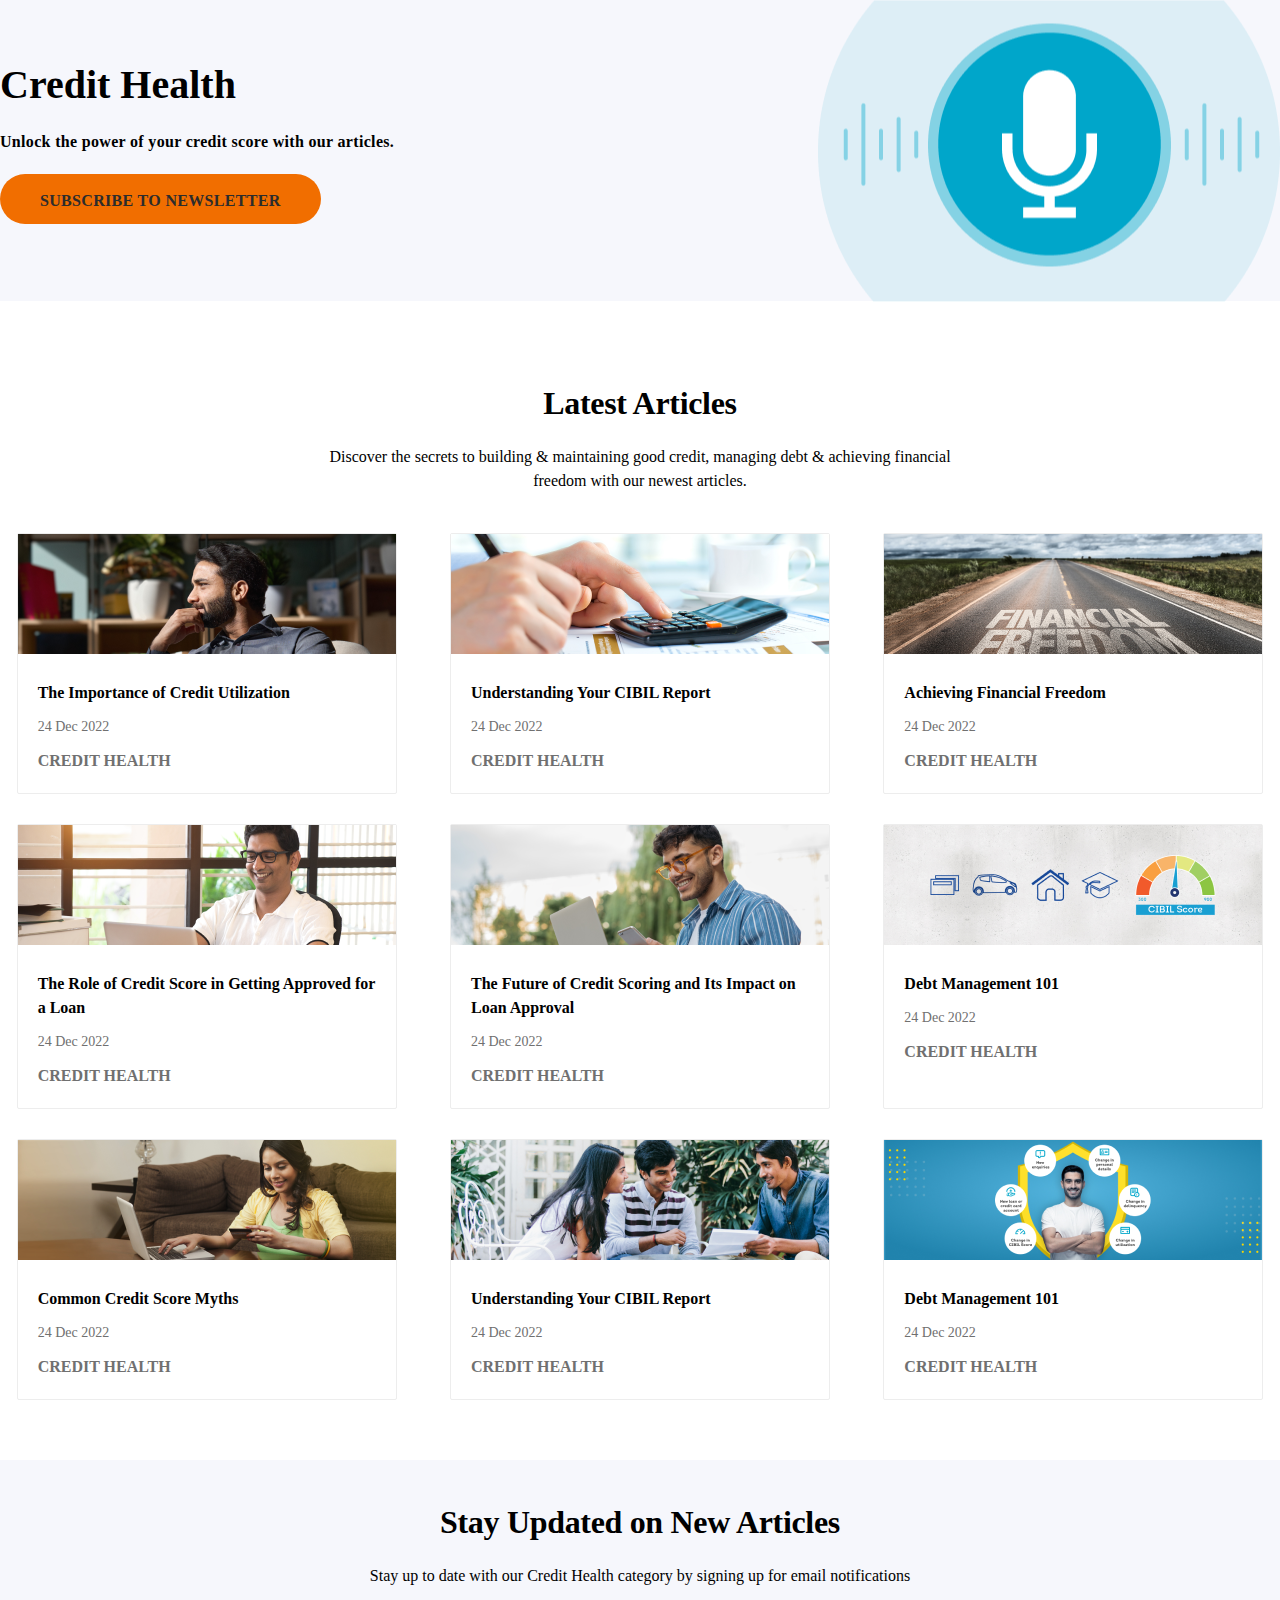
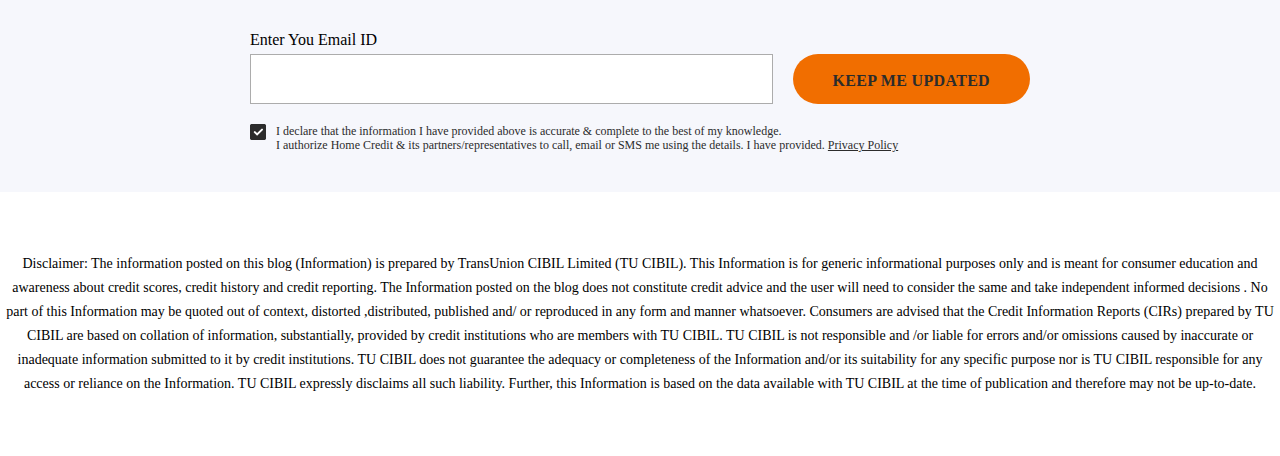
<file: article-listing/index.html>
<!DOCTYPE html>
<html lang="en">
    <head>
        <meta http-equiv="Content-Type" content="text/html; charset=UTF-8">
        <meta http-equiv="X-UA-Compatible" content="IE=edge,chrome=1">
        <title>Article Listing | CIBIL</title>
        <meta name="description" content="">
        <meta name="viewport" content="width=device-width, initial-scale=1.0">
        <link type="text/css" href="https://assets.transunion.com/resources/css/tu-main.css" rel="stylesheet">
        <link rel="stylesheet" href="https://assets.transunion.com/resources/css/lib/bootstrap.min.css">
        <link rel="stylesheet" type="text/css" href="https://assets.transunion.com/resources/css/lib/slick.css"/>
        <link rel="stylesheet" href="./article-listing-style.css">
    </head>
    <body>
        <!-- banner section -->
        <section class="article_listing_banner">
            <div class="container">
                <div class="article_listing_banner__content">
                    <h1>Credit Health</h1>
                    <p>Unlock the power of your credit score with our articles.</p>
                    <a href="" class="cibil-btn">Subscribe to newsletter</a>
                </div>
                <img src="./img/podcast.png" alt="Credit Health" class="article_listing_banner__img">
            </div>
        </section>

        <!-- article list section -->
        <section class="article_listing_section">
            <div class="container">
                <p class="section_heading">Latest Articles</p>
                <p class="section_description">Discover the secrets to building & maintaining good credit, managing debt & achieving financial freedom with our newest articles.</p>
                <div class="article_listing_section__grid">
                    <div class="article_card" data-source="https://www.youtube.com/embed/kVxTrhojpFI">
                        <img src="./img/article1.png" alt="" class="article_card__img">
                        <div class="article_card__content">
                            <p class="name">The Importance of Credit Utilization</p>
                            <span class="date">24 Dec 2022</span>
                            <span class="tag">Credit Health</span>
                        </div>
                    </div>
                    <div class="article_card" data-source="https://www.youtube.com/embed/bY_gRApfoJk">
                        <img src="./img/article2.png" alt="" class="article_card__img">
                        <div class="article_card__content">
                            <p class="name">Understanding Your CIBIL Report</p>
                            <span class="date">24 Dec 2022</span>
                            <span class="tag">Credit Health</span>
                        </div>
                    </div>
                    <div class="article_card" data-source="https://www.youtube.com/embed/moQPCw1N4ps">
                        <img src="./img/article3.png" alt="" class="article_card__img">
                        <div class="article_card__content">
                            <p class="name">Achieving Financial Freedom</p>
                            <span class="date">24 Dec 2022</span>
                            <span class="tag">Credit Health</span>
                        </div>
                    </div>
                    <div class="article_card" data-source="https://www.youtube.com/embed/T30ZwW5mW4w">
                        <img src="./img/article4.png" alt="" class="article_card__img">
                        <div class="article_card__content">
                            <p class="name">The Role of Credit Score in Getting Approved for a Loan</p>
                            <span class="date">24 Dec 2022</span>
                            <span class="tag">Credit Health</span>
                        </div>
                    </div>
                    <div class="article_card" data-source="https://www.youtube.com/embed/Nt5xQf4S_1k">
                        <img src="./img/article5.png" alt="" class="article_card__img">
                        <div class="article_card__content">
                            <p class="name">The Future of Credit Scoring and Its Impact on Loan Approval</p>
                            <span class="date">24 Dec 2022</span>
                            <span class="tag">Credit Health</span>
                        </div>
                    </div>
                    <div class="article_card" data-source="https://www.youtube.com/embed/m2RmrioWzrI">
                        <img src="./img/article6.png" alt="" class="article_card__img">
                        <div class="article_card__content">
                            <p class="name">Debt Management 101</p>
                            <span class="date">24 Dec 2022</span>
                            <span class="tag">Credit Health</span>
                        </div>
                    </div>
                    <div class="article_card" data-source="https://www.youtube.com/embed/dR55RH46ZMo">
                        <img src="./img/article7.png" alt="" class="article_card__img">
                        <div class="article_card__content">
                            <p class="name">Common Credit Score Myths</p>
                            <span class="date">24 Dec 2022</span>
                            <span class="tag">Credit Health</span>
                        </div>
                    </div>
                    <div class="article_card" data-source="https://www.youtube.com/embed/XnE_IG_aEsI">
                        <img src="./img/article8.png" alt="" class="article_card__img">
                        <div class="article_card__content">
                            <p class="name">Understanding Your CIBIL Report</p>
                            <span class="date">24 Dec 2022</span>
                            <span class="tag">Credit Health</span>
                        </div>
                    </div>
                    <div class="article_card" data-source="https://www.youtube.com/embed/BPDvwr7kblc">
                        <img src="./img/article9.png" alt="" class="article_card__img">
                        <div class="article_card__content">
                            <p class="name">Debt Management 101</p>
                            <span class="date">24 Dec 2022</span>
                            <span class="tag">Credit Health</span>
                        </div>
                    </div>
                </div>
            </div>
        </section>

        <!-- Email subscription section -->
        <section class="subscription_section">
            <div class="container">
                <p class="section_heading">Stay Updated on New Articles</p>
                <p class="section_description">Stay up to date with our Credit Health category by signing up for email notifications</p>
                <div class="subscription_section__form">
                    <div class="input_wrapper">
                        <div class="input_group">
                            <label for="subscriptionEmail">Enter You Email ID</label>
                            <input type="text" id="subscriptionEmail">
                        </div>
                        <button id="subscriptionSubmit" class="cibil-btn">Keep me updated</button>
                    </div>
                    <div class="checkbox_wrapper">
                        <span class="custom_checkbox">
                            <input type="checkbox" id="subscriptionCheckbox" checked>
                            <label for="subscriptionCheckbox">
                                <svg xmlns="http://www.w3.org/2000/svg" width="16" height="16" viewBox="0 0 16 16" fill="none">
                                <rect width="16" height="16" rx="2" fill="#2C2C2C"/>
                                <path d="M4.80078 8.14079L7.10478 10.3996L12.0008 5.59961" stroke="white" stroke-width="2" stroke-linecap="round"/>
                                </svg>
                            </label>
                        </span>
                        <span>I declare that the information I have provided above is accurate & complete to the best of my knowledge. <br>I authorize Home Credit & its partners/representatives to call, email or SMS me using the details. I have provided. <a href="#">Privacy Policy</a></span>
                    </div>
                </div>
            </div>
        </section>

        <!-- Disclaimer section -->
        <section class="disclaimer_section">
            <div class="container">
                <p>Disclaimer: The information posted on this blog (Information) is prepared by TransUnion CIBIL Limited (TU CIBIL). This Information is for generic informational purposes only and is meant for consumer education and awareness about credit scores, credit history and credit reporting. The Information posted on the blog does not constitute credit advice and the user will need to consider the same and take independent informed decisions . No part of this Information may be quoted out of context, distorted ,distributed, published and/ or reproduced in any form and manner whatsoever. Consumers are advised that the Credit Information Reports (CIRs) prepared by TU CIBIL are based on collation of information, substantially, provided by credit institutions who are members with TU CIBIL. TU CIBIL is not responsible and /or liable for errors and/or omissions caused by inaccurate or inadequate information submitted to it by credit institutions. TU CIBIL does not guarantee the adequacy or completeness of the Information and/or its suitability for any specific purpose nor is TU CIBIL responsible for any access or reliance on the Information. TU CIBIL expressly disclaims all such liability. Further, this Information is based on the data available with TU CIBIL at the time of publication and therefore may not be up-to-date.</p>
            </div>
        </section>

        <!-- Video Popup -->
        <div class="popup" id="videoPopup">
            <div class="popup_body">
                <span class="close" onclick="closePopup('videoPopup')">
                    <svg xmlns="http://www.w3.org/2000/svg" width="30" height="30" viewBox="0 0 30 30" fill="none">
                    <circle cx="15" cy="15" r="15" fill="white"/>
                    <path d="M9.70508 9.70703L20.2933 20.2953" stroke="#2C2C2C"/>
                    <path d="M20.291 9.70703L9.70278 20.2953" stroke="#2C2C2C"/>
                    </svg>
                </span>
                <div class="video_player" id="videoPlayer">
                    
                </div>
            </div>
        </div>

        <script src="./article-listing.js" type="text/javascript" defer></script>
    </body>
</html>
</file>
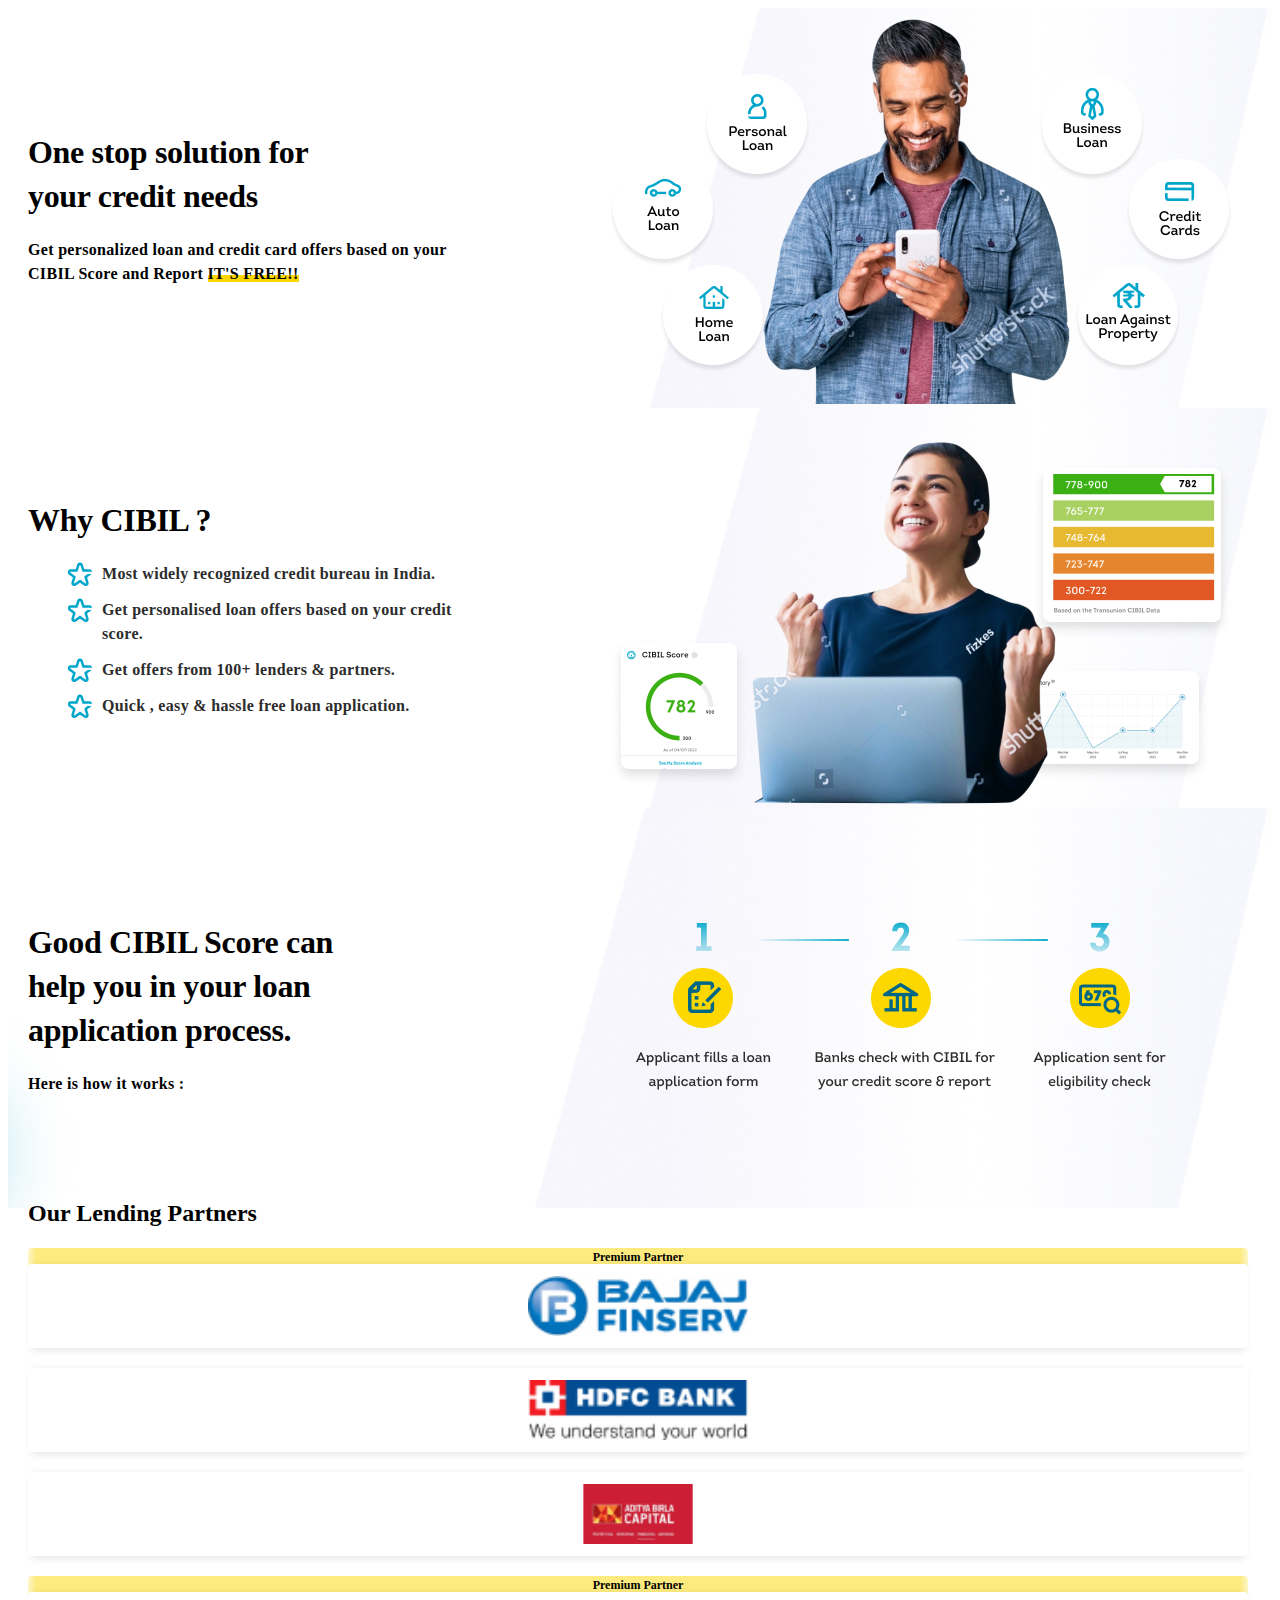
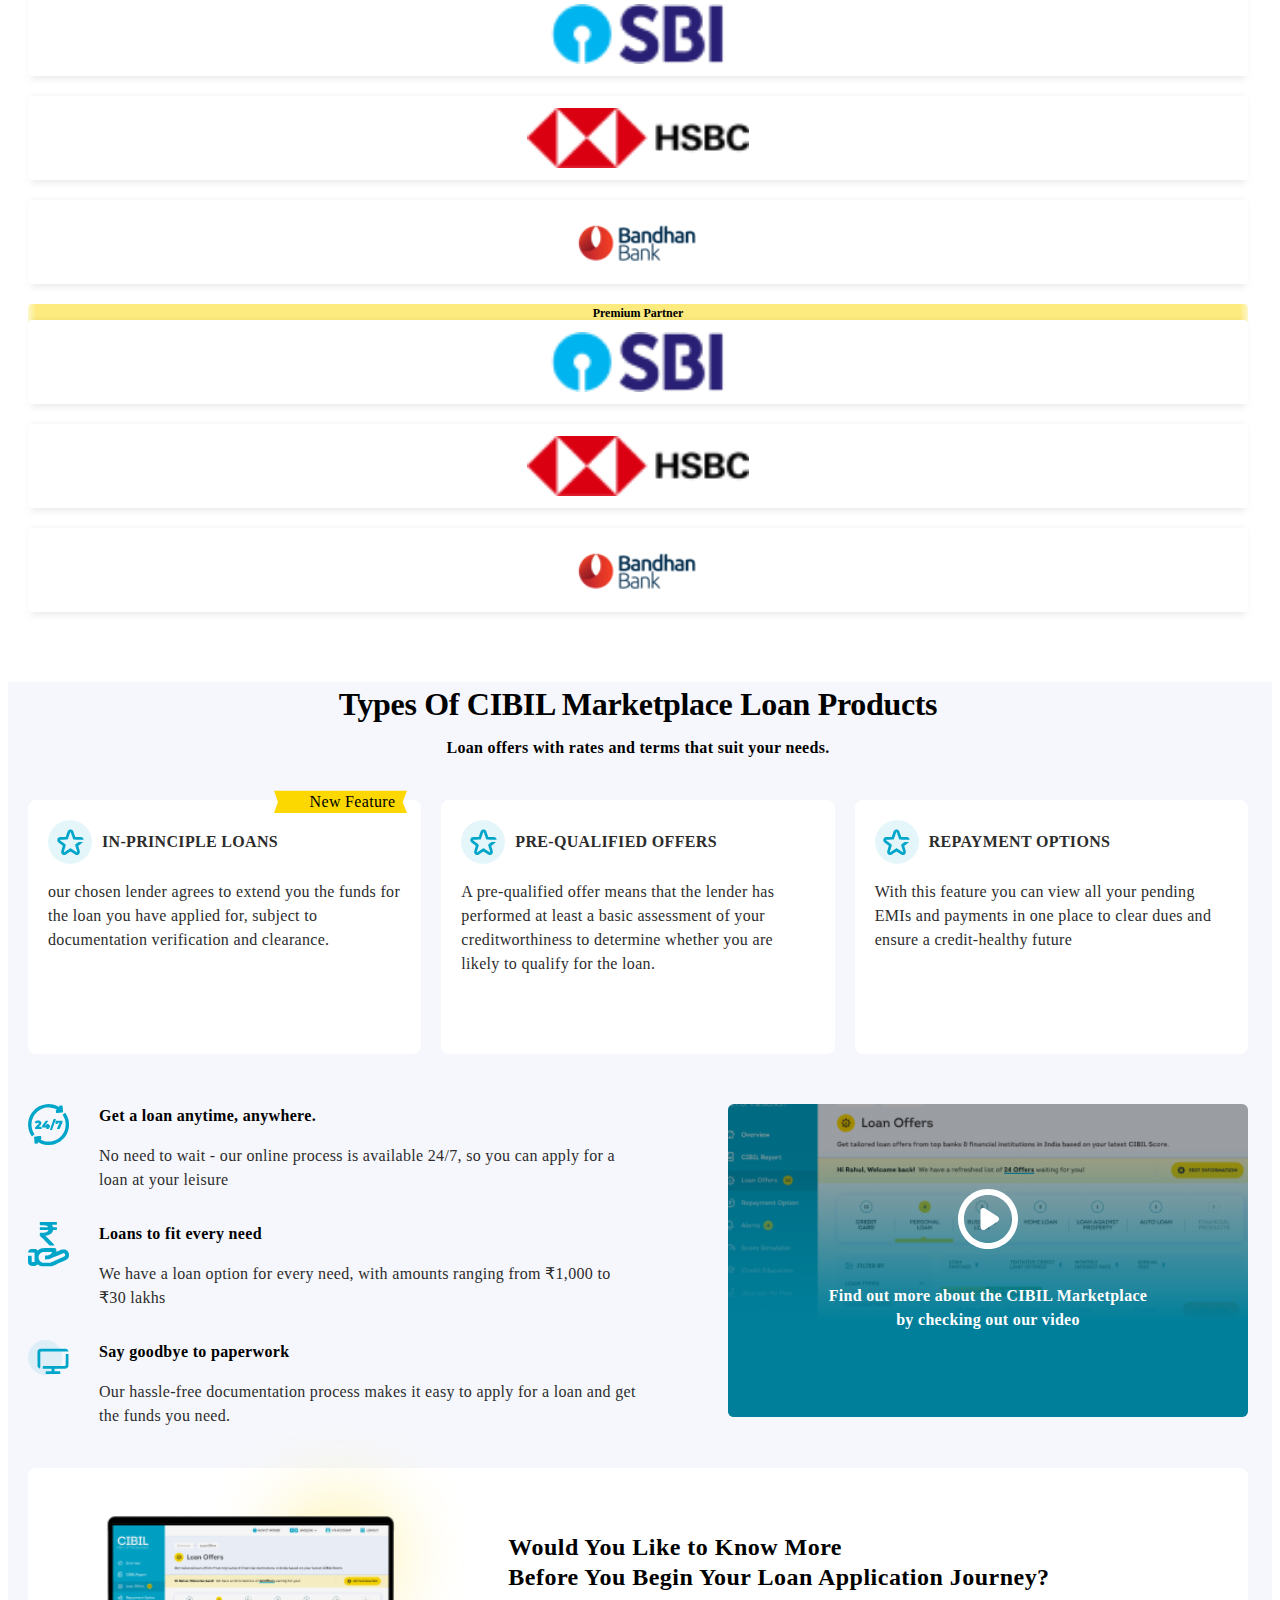
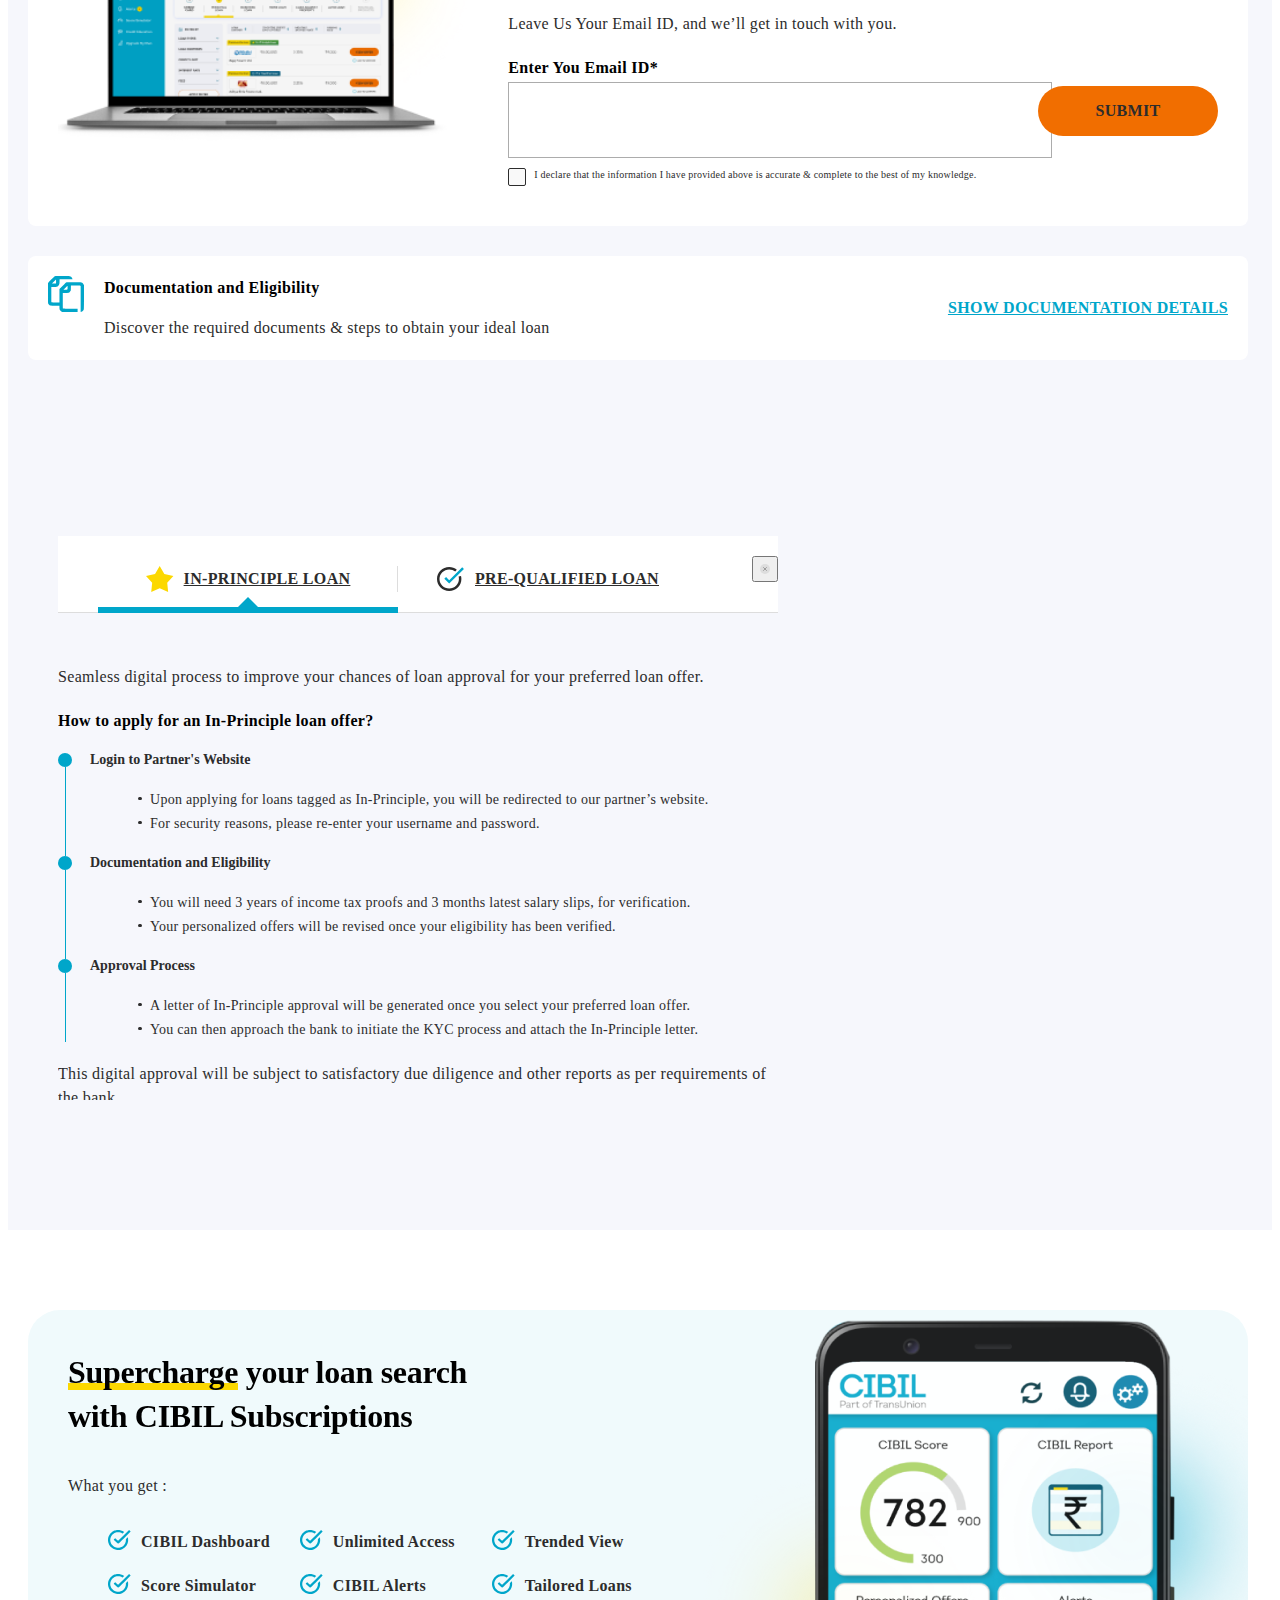
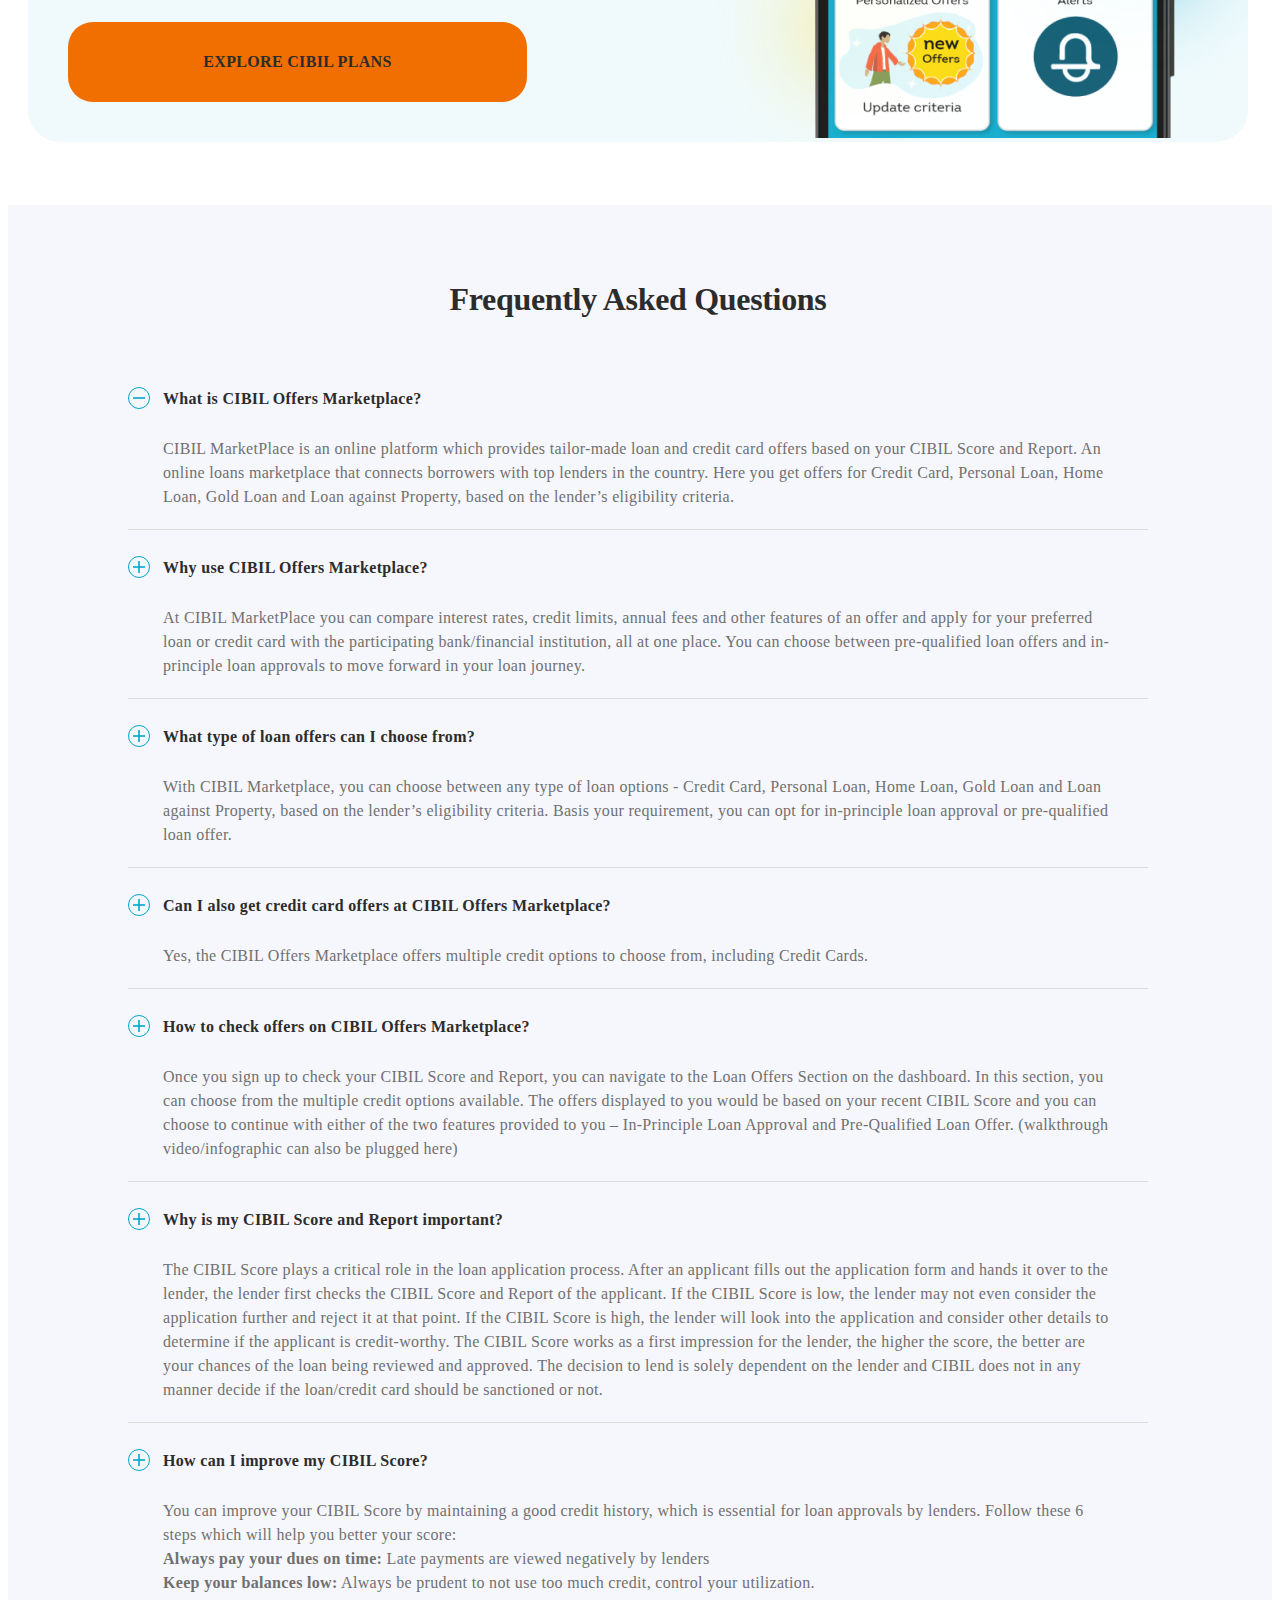
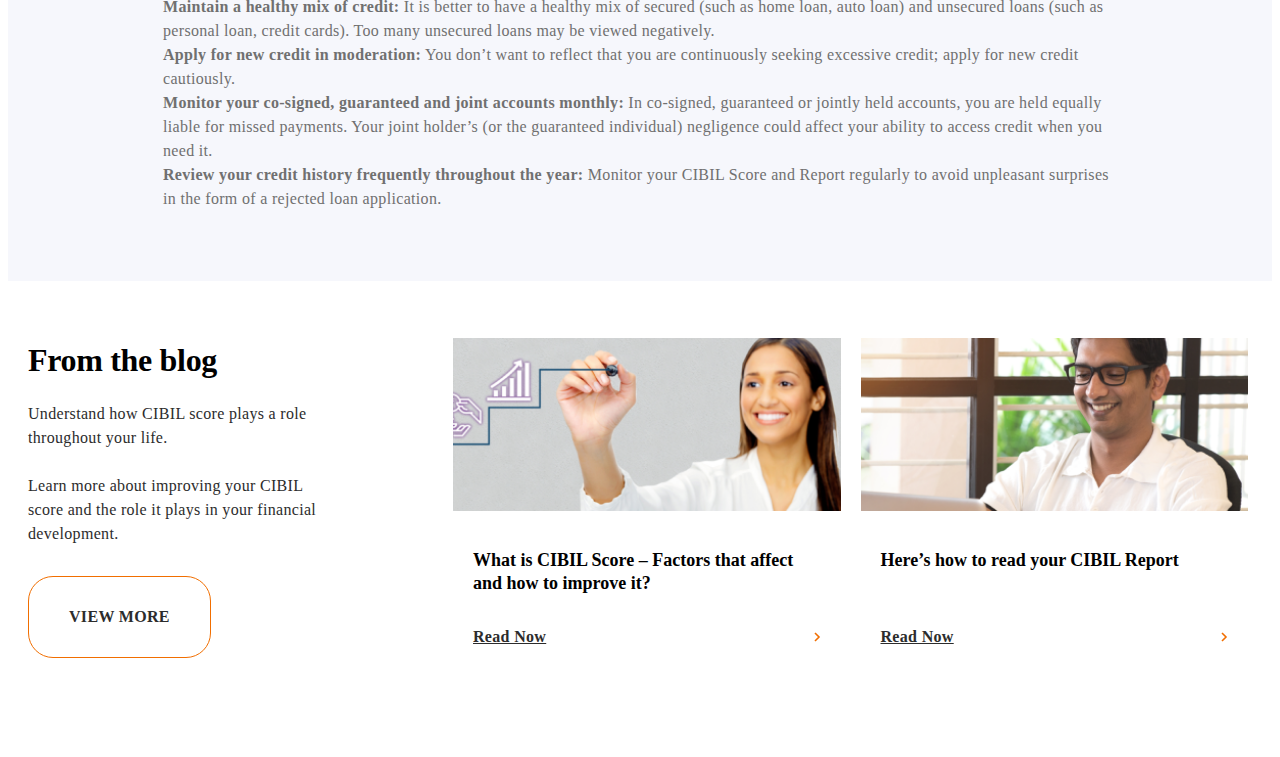
<file: loans-landing-page/index.html>
<!doctype html>
<html lang="en">

<head>
    <meta http-equiv="Content-Type" content="text/html; charset=UTF-8">
    <meta http-equiv="X-UA-Compatible" content="IE=edge,chrome=1">
    <title>Loans landing Page</title>
    <meta name="description" content="">
    <meta name="viewport" content="width=device-width, initial-scale=1.0">
    <link type="text/css" href="https://assets.transunion.com/resources/css/tu-main.css" rel="stylesheet">
    <link rel="stylesheet" href="https://assets.transunion.com/resources/css/lib/bootstrap.min.css">
    <link rel="stylesheet" type="text/css" href="https://assets.transunion.com/resources/css/lib/slick.css"/>
    <link rel="stylesheet" href="loans-landing-page.css">
</head>

<body>

<div class="loansLandingPage">
    
    <!-- Banner Slider | Start -->
<div class="llp-banner-slider-section">
    <div class="llp-banner-slider">
        <div class="llp-banner-slide">
            <div class="llp-banner-slide__wraper">
                <div class="llp-hide-lg-down"><img src="./images/banner-slide-1-bg.png" class="banner-bg "></div>
                <div class="llp-hide-lg-up"><img src="./images/banner-slide-1-bg-mob.png" class="banner-bg "></div>
                <div class="container slide-inner">
                    <div class="left-side">
                        <p class="llp-h2-bold">One stop solution for<br/>your credit needs</p>
                        <p class="llp-body-medium">Get personalized loan and credit card offers based on your CIBIL Score and Report <span class="llp-body-bold llp-highlight-underline">IT'S FREE!!</span></p>
                    </div>
                    <div class="llp-hide-lg-down banner-image"><img src="./images/banner-slide-1.png"></div>
                    <div class="llp-hide-lg-up banner-image "><img src="./images/banner-slide-1-mob.png"></div>
                </div>
            </div>
        </div>
        <div class="llp-banner-slide">
            <div class="llp-banner-slide__wraper">
                <div class="llp-hide-lg-down"><img src="./images/banner-slide-1-bg.png" class="banner-bg "></div>
                <div class="llp-hide-lg-up"><img src="./images/banner-slide-2-bg-mob.png" class="banner-bg "></div>
                <div class="container slide-inner">
                    <div class="left-side">
                        <p class="llp-h2-bold">Why CIBIL ?</p>
                        <ul class="highlighted-list">
                            <li>Most widely recognized credit bureau in India.</li>
                            <li>Get personalised loan offers based on your credit score.</li>
                            <li>Get offers from 100+ lenders & partners.</li>
                            <li>Quick , easy & hassle free loan application.</li>
                        </ul>
                    </div>
                    <div class="llp-hide-lg-down banner-image"><img src="./images/banner-slide-2.png"></div>
                    <div class="llp-hide-lg-up banner-image "><img src="./images/banner-slide-2-mob.png"></div>
                </div>
            </div>
        </div>
        <div class="llp-banner-slide third-slide">
            <div class="llp-banner-slide__wraper">
                <div class="llp-hide-lg-down"><img src="./images/banner-slide-3-bg.png" class="banner-bg "></div>
                <div class="llp-hide-lg-up"><img src="./images/banner-slide-3-bg-mob.png" class="banner-bg "></div>
                <div class="container slide-inner">
                    <div class="left-side">
                        <p class="llp-h2-bold">Good CIBIL Score can<br/>help you in your loan<br/>application process.</p>
                        <p class="llp-body-medium">Here is how it works :</p>
                    </div>
                    <div class="llp-hide-lg-down banner-image banner-image-vcenter"><img src="./images/banner-slide-3.png"></div>
                    <div class="llp-hide-lg-up banner-image "><img src="./images/banner-slide-3-mob.png"></div>
                </div>
            </div>
        </div>
    </div>
    <div class="container">
        <div class="llp-slick-dots"></div>
    </div>
</div>
<!-- Banner Slider | End -->

<!-- Lending Partners Carousel | start -->
<div class="llp-partners-carousel-section">
    <div class="container">
        <p class="llp-h3-regular">Our Lending Partners</p>
        <div class="llp-partners-carousel">
            <div class="llp-partner">
                <div class="llp-partner__wraper">
                    <div class="logo-container">
                        <div class="logo-container__wraper">
                            <div class="tag">Premium Partner</div>
                            <div class="logo">
                                <img src="./images/bajaj-finserv-logo.png" alt="Bajaj Finserv">
                            </div>
                        </div>
                    </div>
                </div>
            </div>
            <div class="llp-partner">
                <div class="llp-partner__wraper">
                    <div class="logo-container">
                        <div class="logo-container__wraper">
                            <div class="logo">
                                <img src="./images/hdfc-bank-logo.png" alt="HDFC Bank">
                            </div>
                        </div>
                    </div>
                </div>
            </div>
            <div class="llp-partner">
                <div class="llp-partner__wraper">
                    <div class="logo-container">
                        <div class="logo-container__wraper">
                            <div class="logo">
                                <img src="./images/aditya-birla-capital-logo.png" alt="Aditya Birla Capital">
                            </div>
                        </div>
                    </div>
                </div>
            </div>
            <div class="llp-partner">
                <div class="llp-partner__wraper">
                    <div class="logo-container">
                        <div class="logo-container__wraper">
                            <div class="tag">Premium Partner</div>
                            <div class="logo">
                                <img src="./images/sbi-logo.png" alt="SBI">
                            </div>
                        </div>
                    </div>
                </div>
            </div>
            <div class="llp-partner">
                <div class="llp-partner__wraper">
                    <div class="logo-container">
                        <div class="logo-container__wraper">
                            <div class="logo">
                                <img src="./images/hsbc-logo.png" alt="HSBC">
                            </div>
                        </div>
                    </div>
                </div>
            </div>
            <div class="llp-partner">
                <div class="llp-partner__wraper">
                    <div class="logo-container">
                        <div class="logo-container__wraper">
                            <div class="logo">
                                <img src="./images/bandhan-bank-logo.png" alt="Bandhan bank">
                            </div>
                        </div>
                    </div>
                </div>
            </div>
            <div class="llp-partner">
                <div class="llp-partner__wraper">
                    <div class="logo-container">
                        <div class="logo-container__wraper">
                            <div class="tag">Premium Partner</div>
                            <div class="logo">
                                <img src="./images/sbi-logo.png" alt="SBI">
                            </div>
                        </div>
                    </div>
                </div>
            </div>
            <div class="llp-partner">
                <div class="llp-partner__wraper">
                    <div class="logo-container">
                        <div class="logo-container__wraper">
                            <div class="logo">
                                <img src="./images/hsbc-logo.png" alt="HSBC">
                            </div>
                        </div>
                    </div>
                </div>
            </div>
            <div class="llp-partner">
                <div class="llp-partner__wraper">
                    <div class="logo-container">
                        <div class="logo-container__wraper">
                            <div class="logo">
                                <img src="./images/bandhan-bank-logo.png" alt="Bandhan bank">
                            </div>
                        </div>
                    </div>
                </div>
            </div>
        </div>
    </div>
</div>
<!-- Lending Partners Carousel | end -->

<!-- blue bg sections | Start -->
<div class="llp-bg-lightblue">
    <div class="container">

        <!-- type of loan products | Start -->
        <div class="llp-loan-products-section">
            <p class="llp-h2-bold">Types Of CIBIL Marketplace Loan Products</p>
            <p class="llp-body-medium">Loan offers with rates and terms that suit your needs.</p>
            <div class="llp-loan-products">
                <div class="llp-loan-product">
                    <div class="llp-loan-product__wraper">
                        <div class="tag">New Feature</div>
                        <div class="product">
                            <p class="llp-h4-bold product-title">In-Principle Loans</p>
                            <p class="llp-body product-desc">our chosen lender agrees to extend you the funds for the loan you have applied for, subject to documentation verification and clearance.</p>
                        </div>
                    </div>
                </div>
                <div class="llp-loan-product">
                    <div class="llp-loan-product__wraper">
                        <div class="product">
                            <p class="llp-h4-bold product-title">Pre-qualified Offers</p>
                            <p class="llp-body product-desc">A pre-qualified offer means that the lender has performed at least a basic assessment of your creditworthiness to determine whether you are likely to qualify for the loan.</p>
                        </div>
                    </div>
                </div>
                <div class="llp-loan-product">
                    <div class="llp-loan-product__wraper">
                        <div class="product">
                            <p class="llp-h4-bold product-title">Repayment Options</p>
                            <p class="llp-body product-desc">With this feature you can view all your pending EMIs and payments in one place to clear dues and ensure a credit-healthy future</p>
                        </div>
                    </div>
                </div>
            </div>
        </div>
        <!-- type of loan products | End -->
        
        <!-- video player section | Start -->
        <div class="llp-video-player-section">
            <div class="llp-video-player-section__wraper">
                <!-- features | start -->
                <div class="features">
                    <div class="feature">
                        <img src="./images/get-loan-icon.svg" alt="" class="icon">
                        <div class="content">
                            <p class="llp-body-bold feature-title">Get a loan anytime, anywhere.</p>
                            <p class="llp-body feature-desc">No need to wait - our online process is available 24/7, so you can apply for a loan at your leisure</p>
                        </div>
                    </div>
                    <div class="feature">
                        <img src="./images/loan-icon.svg" alt="" class="icon">
                        <div class="content">
                            <p class="llp-body-bold feature-title">Loans to fit every need</p>
                            <p class="llp-body feature-desc">We have a loan option for every need, with amounts ranging from ₹1,000 to ₹30 lakhs</p>
                        </div>
                    </div>
                    <div class="feature">
                        <img src="./images/desktop-icon.svg" alt="" class="icon">
                        <div class="content">
                            <p class="llp-body-bold feature-title">Say goodbye to paperwork</p>
                            <p class="llp-body feature-desc">Our hassle-free documentation process makes it easy to apply for a loan and get the funds you need.</p>
                        </div>
                    </div>
                </div>
                <!-- features | end -->
                <!-- video player | start  -->
                <div class="llp-video-player">
                    <div class="llp-video-player__wraper">
                        <img src="./images/video-thumbnail1.png" alt="" class="video-thumbnail">
                        <div class="content">
                            <a class="video-play-button"></a>
                            <p class="llp-body-bold video-title">Find out more about the CIBIL Marketplace by checking out our video</p>
                        </div>
                        <div class="llp-yt-player">
                            <div id="llp_yt_player1"></div>
                        </div>
                    </div>
                </div>
                <!-- video player | End -->
            </div>
        </div>
        <!-- video player section | End -->

        <!-- Get in touch form | Start -->
        <div class="llp-form-section">
            <div class="llp-form-section__wraper">
                <div class="left-side llp-hide-lg-down">
                    <img src="./images/loans-offer-laptop.png" alt="">
                </div>
                <div class="right-side">
                    <p class="llp-h3-bold form-heading">Would You Like to Know More<br/>Before You Begin Your Loan Application Journey?</p>
                    <p class="llp-body form-desc">Leave Us Your Email ID, and we’ll get in touch with you.</p>
                    <form action="" class="llp-form" id="llp-getintouch-form" novalidate>
                        <div class="left-side">
                            <div class="input-group">
                                <label for="llp_email" class="llp-body-medium required">Enter You Email ID*</label>
                                <input type="email" name="llp_email" id="llp_email" required>
                                <p class="message"></p>
                            </div>
                            <div class="input-group">
                                <input type="checkbox" name="llp_concent" id="llp_concent" required>
                                <label for="llp_concent" class="checkbox-label">I declare that the information I have provided above is accurate & complete to the best of my knowledge. </label>
                            </div>
                        </div>
                        <div class="right-side">
                            <button type="submit" class="llp-button">Submit</button>
                        </div>
                    </form>
                </div>
            </div>
        </div>
        <!-- Get in touch form | End -->

        <!-- documentation section | start -->
        <div class="llp-documentation-section">
            <div class="llp-documentation-section__wraper">
                <img src="./images/Docuemnts-Icon.svg" alt="" class="icon">
                <div class="content">
                    <p class="llp-body-bold heading">Documentation and Eligibility</p>
                    <p class="llp-body desc">Discover the required documents  & steps to obtain your ideal loan</p>
                </div>
                <div class="link-section">
                    <a data-toggle="modal" data-target="#documentationPopup" class="llp-link-underlined">Show Documentation Details</a>
                </div>
            </div>
        </div>
        <div class="modal fade llp-popup" id="documentationPopup" tabindex="-1" role="dialog" aria-labelledby="myLargeModalLabel" aria-hidden="true">
            <div class="modal-dialog modal-lg">
              <div class="modal-content">
                <div class="llp-popup-content">
                    <div class="llp-popup-header">
                        <button type="button" class="close" data-dismiss="modal" aria-label="Close">
                            <span aria-hidden="true"><img src="./images/close-icon.svg" alt=""></span>
                        </button>
                    </div>
                    <div class="llp-popup-body">
                        <div class="llp-hide-lg-down">
                            <ul class="nav nav-pills mb-3 tab-indicator2" id="pills-tab" role="tablist">
                                <!-- <div class="tab-indicator"></div> -->
                                <li class="nav-item active">
                                  <a class="nav-link active" id="in-principle-loan-tab" data-toggle="pill" href="#in-principle-loan" role="tab" aria-controls="in-principle-loan" aria-selected="true"><span class="inner-wrap"><span class="icon"><img src="./images/star-icon-yellow.svg" alt=""></span>In-Principle Loan</span></a>
                                </li>
                                <li class="nav-item">
                                  <a class="nav-link" id="pre-qualified-loan-tab" data-toggle="pill" href="#pre-qualified-loan" role="tab" aria-controls="pre-qualified-loan" aria-selected="false"><span class="inner-wrap"><span class="icon"><img src="./images/checkmark-icon-round.svg" alt=""></span>Pre-Qualified Loan</span></a>
                                </li>
                              </ul>
                        </div>
                        <div class="llp-hide-lg-up">
                            <ul class="nav nav-pills mb-3 tab-indicator2" id="pills-tab" role="tablist">
                                <!-- <div class="tab-indicator"></div> -->
                                <li class="nav-item active">
                                  <a class="nav-link active" id="in-principle-loan-tab" data-toggle="pill" href="#in-principle-loan" role="tab" aria-controls="in-principle-loan" aria-selected="true"><span class="inner-wrap"><span class="icon"><img src="./images/star-icon-yellow.svg" alt=""></span>In-Principle</span></a>
                                </li>
                                <li class="nav-item">
                                  <a class="nav-link" id="pre-qualified-loan-tab" data-toggle="pill" href="#pre-qualified-loan" role="tab" aria-controls="pre-qualified-loan" aria-selected="false"><span class="inner-wrap"><span class="icon"><img src="./images/checkmark-icon-round.svg" alt=""></span>Pre-Qualified</span></a>
                                </li>
                            </ul>
                        </div>
                          <div class="tab-content" id="pills-tabContent">
                            <div class="tab-pane fade active in" id="in-principle-loan" role="tabpanel" aria-labelledby="in-principle-loan-tab">
                                <p class="llp-body llp-mb-20">Seamless digital process to improve your chances of loan approval for your preferred loan offer.</p>
                                <p class="llp-body-bold llp-mb-15">How to apply for an In-Principle loan offer?</p>
                                <div class="llp-timeline llp-mb-20">
                                    <div class="timeline-content">
                                        <p class="llp-hairline-bold title">Login to Partner's Website</p>
                                        <ul class="llp-list">
                                            <li>Upon applying for loans tagged as In-Principle, you will be redirected to our partner’s website.</li>
                                            <li>For security reasons, please re-enter your username and password.</li>
                                        </ul>
                                    </div>
                                    <div class="timeline-content">
                                        <p class="llp-hairline-bold title">Documentation and Eligibility</p>
                                        <ul class="llp-list">
                                            <li>You will need 3 years of income tax proofs and 3 months latest salary slips, for verification.</li>
                                            <li>Your personalized offers will be revised once your eligibility has been verified.</li>
                                        </ul>
                                    </div>
                                    <div class="timeline-content">
                                        <p class="llp-hairline-bold title">Approval Process</p>
                                        <ul class="llp-list">
                                            <li>A letter of In-Principle approval will be generated once you select your preferred loan offer.</li>
                                            <li>You can then approach the bank to initiate the KYC process and attach the In-Principle letter.</li>
                                        </ul>
                                    </div>
                                </div>
                                <p class="llp-body llp-mb-30">This digital approval will be subject to satisfactory due diligence and other reports as per requirements of the bank.</p>
                            </div>
                            <div class="tab-pane fade" id="pre-qualified-loan" role="tabpanel" aria-labelledby="pre-qualified-loan-tab">
                                <p class="llp-body llp-mb-20">Pre-Qualified loan offers are personalized based on the information shared over to the lender by you.</p>
                                <p class="llp-body-bold llp-mb-15">How to apply for a Pre-Qualified loan offer?</p>
                                <div class="llp-timeline llp-mb-20">
                                    <div class="timeline-content">
                                        <p class="llp-hairline-bold title">Comparison of Personalized Loan/Credit Card Offers</p>
                                        <ul class="llp-list">
                                            <li>Discover and compare your choices from the list of personalized loan/credit card offers.</li>
                                        </ul>
                                    </div>
                                    <div class="timeline-content">
                                        <p class="llp-hairline-bold title">Selecting a Lender</p>
                                        <ul class="llp-list">
                                            <li>Choose a lender based on interest rate, loan amount, and tenure, etc.</li>
                                        </ul>
                                    </div>
                                    <div class="timeline-content">
                                        <p class="llp-hairline-bold title">Expressing Interest to the Lender</p>
                                        <ul class="llp-list">
                                            <li>Click on “APPLY NOW” and express your interest to the specific lender.</li>
                                        </ul>
                                    </div>
                                </div>
                                <p class="llp-body llp-mb-30">Lenders will check your loan eligibility for the requested amount before reaching out to complete the process.</p>
                            </div>
                          </div>
                    </div>
                </div>
              </div>
            </div>
          </div>
        <!-- documentation section | end -->

    </div>
</div>
<!-- blue bg sections | End -->

<!-- Explore cibil section | start -->
<div class="llp-explore-cbil-section">
    <div class="container">
        <div class="outer-wrap">
            <div class="llp-explore-cbil-section__wraper">
                <div class="left-side">
                    <p class="llp-h2-bold llp-mb-0 heading llp-hide-lg-down"><span class="llp-highlight-underline">Supercharge</span> your loan search</p>
                    <p class="llp-h2-bold heading llp-hide-lg-down">with CIBIL Subscriptions</p>
                    <p class="llp-h2-bold llp-mb-20 heading llp-hide-lg-up"><span class="llp-highlight-underline">Supercharge</span> your loan search with CIBIL Subscriptions</p>
                    <p class="llp-body list-title">What you get : </p>
                    <ul class="llp-checklist">
                        <li>CIBIL Dashboard </li>
                        <li>Unlimited Access</li>
                        <li>Trended View </li>
                        <li>Score Simulator</li>
                        <li>CIBIL Alerts</li>
                        <li>Tailored Loans</li>
                    </ul>
                    <a href="" class="llp-button">EXPLORE CIBIL PLANS</a>
                </div>
                <div class="right-side">
                    <div class="image-container">
                        <img class="llp-hide-lg-down" src="./images/explore-cbil-desk.png" alt="">
                        <img class="llp-hide-lg-up" src="./images/explore-cbil-mob.png" alt="">
                    </div>
                </div>
            </div>
        </div>
    </div>
</div>
<!-- Explore cibil section | end -->

<!-- FAQ | start -->
<div class="faq-section">
    <div class="container container-medium faq-section__wraper">
        <div class="faq-inner">
            <p class="heading">Frequently Asked Questions</p>
            <div class="panel-group" id="accordion" role="tablist" aria-multiselectable="true">
                <div class="panel panel-default faq">
                    <div class="panel-heading faq-heading show" role="tab" id="headingOne">
                        <p class="panel-title faq-title" data-toggle="collapse" data-parent="#accordion" href="#collapseOne" aria-expanded="true" aria-controls="collapseOne">
                            What is CIBIL Offers Marketplace?
                        </p>
                    </div>
                    <div id="collapseOne" class="panel-collapse collapse in" role="tabpanel" aria-labelledby="headingOne">
                        <div class="panel-body faq-content">
                            CIBIL MarketPlace is an online platform which provides tailor-made loan and credit card offers based on your CIBIL Score and Report. An online loans marketplace that connects borrowers with top lenders in the country. Here you get offers for Credit Card, Personal Loan, Home Loan, Gold Loan and Loan against Property, based on the lender’s eligibility criteria.
                        </div>
                    </div>
                </div>
                <div class="panel panel-default faq">
                    <div class="panel-heading faq-heading" role="tab" id="headingTwo">
                        <p class="panel-title faq-title" data-toggle="collapse" data-parent="#accordion" href="#collapseTwo" aria-expanded="false" aria-controls="collapseTwo">
                            Why use CIBIL Offers Marketplace?
                        </p>
                    </div>
                    <div id="collapseTwo" class="panel-collapse collapse" role="tabpanel" aria-labelledby="headingTwo">
                        <div class="panel-body faq-content">
                            At CIBIL MarketPlace you can compare interest rates, credit limits, annual fees and other features of an offer and apply for your preferred loan or credit card with the participating bank/financial institution, all at one place. You can choose between pre-qualified loan offers and in-principle loan approvals to move forward in your loan journey.
                        </div>
                    </div>
                </div>
                <div class="panel panel-default faq">
                    <div class="panel-heading faq-heading" role="tab" id="headingThree">
                        <p class="panel-title faq-title" data-toggle="collapse" data-parent="#accordion" href="#collapseThree" aria-expanded="false" aria-controls="collapseThree">
                            What type of loan offers can I choose from? 
                        </p>
                    </div>
                    <div id="collapseThree" class="panel-collapse collapse" role="tabpanel" aria-labelledby="headingThree">
                        <div class="panel-body faq-content">
                            With CIBIL Marketplace, you can choose between any type of loan options - Credit Card, Personal Loan, Home Loan, Gold Loan and Loan against Property, based on the lender’s eligibility criteria. Basis your requirement, you can opt for in-principle loan approval or pre-qualified loan offer. 

                        </div>
                    </div>
                </div>
                <div class="panel panel-default faq">
                    <div class="panel-heading faq-heading" role="tab" id="headingFive">
                        <p class="panel-title faq-title" data-toggle="collapse" data-parent="#accordion" href="#collapseFive" aria-expanded="false" aria-controls="collapseFive">
                            Can I also get credit card offers at CIBIL Offers Marketplace?
                        </p>
                    </div>
                    <div id="collapseFive" class="panel-collapse collapse" role="tabpanel" aria-labelledby="headingFive">
                        <div class="panel-body faq-content">
                            Yes, the CIBIL Offers Marketplace offers multiple credit options to choose from, including Credit Cards. 

                        </div>
                    </div>
                </div>
                <div class="panel panel-default faq">
                    <div class="panel-heading faq-heading" role="tab" id="headingSix">
                        <p class="panel-title faq-title" data-toggle="collapse" data-parent="#accordion" href="#collapseSix" aria-expanded="false" aria-controls="collapseSix">
                            How to check offers on CIBIL Offers Marketplace?
                        </p>
                    </div>
                    <div id="collapseSix" class="panel-collapse collapse" role="tabpanel" aria-labelledby="headingSix">
                        <div class="panel-body faq-content">
                            Once you sign up to check your CIBIL Score and Report, you can navigate to the Loan Offers Section on the dashboard. In this section, you can choose from the multiple credit options available. The offers displayed to you would be based on your recent CIBIL Score and you can choose to continue with either of the two features provided to you – In-Principle Loan Approval and Pre-Qualified Loan Offer.
(walkthrough video/infographic can also be plugged here)
                        </div>
                    </div>
                </div>
                <div class="panel panel-default faq">
                    <div class="panel-heading faq-heading" role="tab" id="headingSeven">
                        <p class="panel-title faq-title" data-toggle="collapse" data-parent="#accordion" href="#collapseSeven" aria-expanded="false" aria-controls="collapseSeven">
                            Why is my CIBIL Score and Report important?
                        </p>
                    </div>
                    <div id="collapseSeven" class="panel-collapse collapse" role="tabpanel" aria-labelledby="headingSeven">
                        <div class="panel-body faq-content">
                            The CIBIL Score plays a critical role in the loan application process. After an applicant fills out the application form and hands it over to the lender, the lender first checks the CIBIL Score and Report of the applicant. If the CIBIL Score is low, the lender may not even consider the application further and reject it at that point. If the CIBIL Score is high, the lender will look into the application and consider other details to determine if the applicant is credit-worthy. The CIBIL Score works as a first impression for the lender, the higher the score, the better are your chances of the loan being reviewed and approved. The decision to lend is solely dependent on the lender and CIBIL does not in any manner decide if the loan/credit card should be sanctioned or not.
                        </div>
                    </div>
                </div>
                <div class="panel panel-default faq">
                    <div class="panel-heading faq-heading" role="tab" id="headingEight">
                        <p class="panel-title faq-title" data-toggle="collapse" data-parent="#accordion" href="#collapseEight" aria-expanded="false" aria-controls="collapseEight">
                            How can I improve my CIBIL Score?
                        </p>
                    </div>
                    <div id="collapseEight" class="panel-collapse collapse" role="tabpanel" aria-labelledby="headingEight">
                        <div class="panel-body faq-content">
                            You can improve your CIBIL Score by maintaining a good credit history, which is essential for loan approvals by lenders. Follow these 6 steps which will help you better your score:<br>
                            <b>Always pay your dues on time:</b> Late payments are viewed negatively by lenders<br>
                            <b>Keep your balances low:</b> Always be prudent to not use too much credit, control your utilization.<br>
                            <b>Maintain a healthy mix of credit:</b> It is better to have a healthy mix of secured (such as home loan, auto loan) and unsecured loans (such as personal loan, credit cards). Too many unsecured loans may be viewed negatively.<br>
                            <b>Apply for new credit in moderation:</b> You don’t want to reflect that you are continuously seeking excessive credit; apply for new credit cautiously.<br>
                            <b>Monitor your co-signed, guaranteed and joint accounts monthly:</b> In co-signed, guaranteed or jointly held accounts, you are held equally liable for missed payments. Your joint holder’s (or the guaranteed individual) negligence could affect your ability to access credit when you need it.<br>
                            <b>Review your credit history frequently throughout the year:</b> Monitor your CIBIL Score and Report regularly to avoid unpleasant surprises in the form of a rejected loan application.
                        </div>
                    </div>
                </div>
            </div>
        </div>
    </div>
</div>
<!-- FAQ | end -->

<!-- Blogs Section | Start -->
<div class="llp-blogs-section">
    <div class="container">
        <div class="llp-blogs-section__wraper">
            <div class="left-side">
                <p class="llp-h2-bold heading">From the blog</p>
                <p class="llp-body llp-mb-30 desc">Understand how CIBIL score plays a role throughout your life.<br/><br/>Learn more about improving your CIBIL score and the role it plays in your financial development.</p>
                <a href="#" class="llp-button bordered">View more</a>
            </div>
            <div class="right-side">
                <div class="blogs-listing">
                    <div class="llp-blog-card">
                        <div class="llp-blog-card__wraper">
                            <div class="image-container"><img src="./images/blog-1.png" alt=""></div>
                            <div class="content">
                                <p class="blog-title">What is CIBIL Score – Factors that affect and how to improve it?</p>
                                <a href="#" class="llp-link-underlined">Read Now</a>
                            </div>
                        </div>
                    </div>
                    <div class="llp-blog-card">
                        <div class="llp-blog-card__wraper">
                            <div class="image-container"><img src="./images/blog-2.png" alt=""></div>
                            <div class="content">
                                <p class="blog-title">Here’s how to read your CIBIL Report</p>
                                <a href="#" class="llp-link-underlined">Read Now</a>
                            </div>
                        </div>
                    </div>
                </div>
            </div>
        </div>
    </div>
</div>
<!-- Blogs Section | End -->

</div>

<!-- jQery -->
<script src="https://assets.transunion.com/resources/js/lib/min/jquery.min.js"></script>
<!-- Bootstrap -->
<script src="https://assets.transunion.com/resources/js/lib/min/bootstrap.min.js"></script>
<!-- slick slider js -->
<script type="text/javascript" src="https://assets.transunion.com/resources/js/lib/min/slick.min.js"></script>
<script src="loans-landing-page.js"></script>

</body>
</html>
</file>
<file: article-listing/article-listing-style.css>
*{margin:0;padding:0;box-sizing:border-box;font-family:"Intro";font-style:normal;font-weight:400;font-size:16px;line-height:24px;color:#000}.cibil-btn{font-weight:700;line-height:16px;text-align:center;letter-spacing:.02em;text-transform:uppercase;color:#2c2c2c !important;padding:19px 40px 15px;background:#f16e00;border-radius:25px;display:flex;width:auto;text-decoration:none !important;white-space:nowrap;border:0;outline:none}.cibil-btn.disabled{background-color:#ddd;color:#707070 !important;pointer-events:none}.section_heading{font-weight:700;font-size:32px;line-height:44px;text-align:center;letter-spacing:-0.01em;margin-bottom:20px}.section_description{max-width:655px;margin:auto;text-align:center;margin-bottom:40px}.popup{position:fixed;width:100%;height:100%;left:0;top:0;z-index:999;background-color:rgba(0,0,0,.6);display:flex;justify-content:center;align-items:center;transition:.5s;opacity:0;visibility:hidden}.popup.showPopup{visibility:visible;opacity:1}.popup_body{width:calc(100% - 40px);background-color:#707070;max-width:977px;height:550px;position:relative}.popup_body .close{position:absolute;right:16px;top:16px;display:block;cursor:pointer;opacity:1;z-index:2}.popup_body .video_player{position:absolute;top:0;left:0;width:100%;height:100%}.popup_body .video_player iframe{width:100% !important;height:100% !important}@media(max-width: 768px){.popup_body{height:400px}}@media(max-width: 500px){.popup_body{height:300px}}@media(max-width: 768px){.section_heading{font-weight:600;font-size:24px;line-height:30px;margin-bottom:10px}.section_description{margin-bottom:30px}.container{padding-left:20px;padding-right:20px}}.article_listing_banner{background-color:#f6f7fc}.article_listing_banner .container{position:relative;padding:60px 0 77px;z-index:1}.article_listing_banner__content{display:flex;width:50%;flex-direction:column;align-items:flex-start}.article_listing_banner__content h1{font-size:40px;line-height:50px;font-weight:600;margin:0 0 20px}.article_listing_banner__content p{font-weight:600;letter-spacing:.02em;margin:0 0 20px}.article_listing_banner__img{position:absolute;right:0;height:100%;top:50%;transform:translateY(-50%);z-index:-1}@media(max-width: 991px){.article_listing_banner .container{padding:40px 20px}.article_listing_banner__content{width:100%;align-items:center;margin:auto}.article_listing_banner__content h1{font-size:32px;line-height:44px;letter-spacing:-0.01em;margin-bottom:10px}.article_listing_banner__content p{margin:0;font-weight:400;text-align:center}.article_listing_banner__content .cibil-btn{display:none}.article_listing_banner__img{display:none}}.article_listing_section{padding:80px 0 60px}.article_listing_section__grid{width:100%;display:grid;grid-template-columns:1fr 1fr 1fr;grid-gap:30px 20px}.article_listing_section__grid .article_card{background-color:#fff;border:1px solid #ededed;border-radius:2px;max-width:380px;margin-left:auto;margin-right:auto;cursor:pointer}.article_listing_section__grid .article_card__img{height:120px;width:100%;object-fit:cover}.article_listing_section__grid .article_card__content{padding:20px}.article_listing_section__grid .article_card__content .name{font-weight:700;margin:0 0 10px}.article_listing_section__grid .article_card__content .date{font-size:14px;color:#707070;margin:0 0 10px;display:block}.article_listing_section__grid .article_card__content .tag{font-weight:700;text-transform:uppercase;display:block;color:#707070}@media(max-width: 991px){.article_listing_section__grid{grid-template-columns:1fr 1fr}}@media(max-width: 768px){.article_listing_section__grid{grid-template-columns:1fr;grid-gap:20px}.article_listing_section__grid .article_card__content{padding:16px}.article_listing_section__grid .article_card__content .date{margin:0 0 4px}.article_listing_section__grid .article_card__content .tag{font-weight:600;font-size:14px}}.subscription_section{padding:40px 0;background-color:#f6f7fc}.subscription_section__form{max-width:780px;margin:auto}.subscription_section__form .input_wrapper{display:flex;justify-content:space-between;align-items:flex-end}.subscription_section__form .input_wrapper .input_group{display:flex;flex-direction:column;width:100%;margin-right:20px}.subscription_section__form .input_wrapper .input_group label{margin-bottom:2px}.subscription_section__form .input_wrapper .input_group input{height:50px;padding:10px;border:1px solid #acacac}.subscription_section__form .checkbox_wrapper{margin-top:20px;display:flex}.subscription_section__form .checkbox_wrapper span{font-size:12px;line-height:14px;color:#2c2c2c}.subscription_section__form .checkbox_wrapper span a{font:inherit;color:inherit;text-decoration:underline}.subscription_section__form .checkbox_wrapper .custom_checkbox{position:relative;display:inline-block;height:16px;width:16px;min-width:16px;margin-right:10px;cursor:pointer}.subscription_section__form .checkbox_wrapper .custom_checkbox input[type=checkbox]{-webkit-appearance:none;appearance:none;border:1px solid #2c2c2c;position:absolute;width:100%;height:100%;border-radius:2px;left:0;top:0;margin:0;outline:none}.subscription_section__form .checkbox_wrapper .custom_checkbox input[type=checkbox]+label{display:none;position:absolute;width:100%;height:100%;left:0;top:0;margin:0;cursor:pointer}.subscription_section__form .checkbox_wrapper .custom_checkbox input[type=checkbox]+label svg{position:relative;top:-1px;cursor:pointer}.subscription_section__form .checkbox_wrapper .custom_checkbox input[type=checkbox]:checked+label{display:block}@media(max-width: 768px){.subscription_section .container{position:relative}.subscription_section__form{max-width:480px}.subscription_section__form .input_wrapper{flex-direction:column}.subscription_section__form .input_wrapper .input_group{margin:0}.subscription_section__form .input_wrapper .cibil-btn{position:absolute;bottom:0;left:50%;transform:translateX(-50%);width:calc(100% - 40px);justify-content:center;max-width:480px}.subscription_section__form .checkbox_wrapper{margin-top:10px;margin-bottom:20px;padding-bottom:50px}}.disclaimer_section{padding:60px 0}.disclaimer_section p{margin:0;text-align:center;font-size:14px}@media(max-width: 768px){.disclaimer_section{padding:30px 0}.disclaimer_section p{text-align:left}}
</file>
<file: loans-landing-page/loans-landing-page.css>
.loansLandingPage .container{padding-right:20px;padding-left:20px}@media (min-width: 1200px){.loansLandingPage .container{width:1220px}}.llp-body{font-family:'Intro';font-weight:400;font-size:16px;line-height:24px;letter-spacing:0.02em;color:#2C2C2C}.llp-body-medium{font-family:'Intro';font-style:normal;font-weight:600;font-size:16px;line-height:24px;letter-spacing:0.02em;color:#000000;margin-top:0px}.llp-body-bold{font-family:'Intro';font-style:normal;font-weight:700;font-size:16px;line-height:24px;letter-spacing:0.02em;color:#000000;margin-top:0px}.llp-hairline-bold{font-family:'Intro';font-style:normal;font-weight:600;font-size:14px;line-height:24px;color:#2C2C2C}.llp-h2-bold{font-family:'Intro';font-style:normal;font-weight:700;font-size:32px;line-height:44px;letter-spacing:-0.01em;color:#000000;margin-bottom:20px;margin-top:0px}.llp-h3-regular{font-family:'Intro';font-style:normal;font-weight:600;font-size:24px;line-height:30px;color:#000000;margin-bottom:20px;margin-top:0px}.llp-h3-bold{font-family:'Intro';font-style:normal;font-weight:700;font-size:24px;line-height:30px;letter-spacing:0.02em;color:#000000;margin-bottom:20px}.llp-h4-bold{font-family:'Intro';font-weight:700;font-size:16px;line-height:24px;letter-spacing:0.02em;color:#2C2C2C;margin-bottom:20px;margin-top:0px}.llp-mb-0{margin-bottom:0px !important}.llp-mb-15{margin-bottom:15px !important}.llp-mb-20{margin-bottom:20px !important}.llp-mb-30{margin-bottom:30px !important}.llp-button{display:inline-flex;justify-content:center;align-items:center;padding:15px 40px 15px;gap:10px;height:50px;background:#F16E00;border-radius:25px;border:none !important;outline:none !important;font-weight:700;font-size:16px;line-height:16px;text-align:center;letter-spacing:0.02em;text-transform:uppercase;color:#2C2C2C !important;text-decoration:none !important;font-family:"Intro"}.llp-button.bordered{background:#FFFFFF;border:1px solid #F16E00 !important}.llp-highlight-underline{display:inline-flex;position:relative;justify-content:center}.llp-highlight-underline:before{content:'';position:absolute;bottom:4px;width:100%;height:7px;background:#FCD800;z-index:-1}@media (max-width: 768px){.llp-highlight-underline:before{height:3px;bottom:1px}}.llp-banner-slider-section .llp-banner-slider .llp-banner-slide__wraper{height:400px;position:relative}.llp-banner-slider-section .llp-banner-slider .llp-banner-slide__wraper .banner-bg{position:absolute;width:100%;height:100%;z-index:-1;object-fit:cover}.llp-banner-slider-section .llp-banner-slider .llp-banner-slide__wraper .slide-inner{height:100%;display:grid;grid-template-columns:36% 1fr;grid-gap:44px 10px;align-items:center;position:relative}.llp-banner-slider-section .llp-banner-slider .llp-banner-slide__wraper .slide-inner:before{display:none}.llp-banner-slider-section .llp-banner-slider .llp-banner-slide__wraper .slide-inner .banner-image{position:absolute;right:35px;bottom:0px;max-width:60%}.llp-banner-slider-section .llp-banner-slider .llp-banner-slide__wraper .slide-inner .banner-image img{width:100%}.llp-banner-slider-section .llp-banner-slider .llp-banner-slide__wraper .slide-inner .banner-image-vcenter{bottom:auto}.llp-banner-slider-section .llp-banner-slider .llp-banner-slide__wraper .slide-inner .llp-body-medium{margin-bottom:0px}.llp-banner-slider-section .llp-banner-slider .llp-banner-slide__wraper .slide-inner .highlighted-list{margin-bottom:0px}.llp-banner-slider-section .llp-banner-slider .llp-banner-slide__wraper .slide-inner .highlighted-list li{font-family:'Intro';font-weight:600;font-size:16px;line-height:24px;letter-spacing:0.02em;color:#2C2C2C;margin-bottom:12px;display:flex;align-content:flex-start;position:relative;padding-left:34px;text-align:left}.llp-banner-slider-section .llp-banner-slider .llp-banner-slide__wraper .slide-inner .highlighted-list li:last-child{margin-bottom:0px}.llp-banner-slider-section .llp-banner-slider .llp-banner-slide__wraper .slide-inner .highlighted-list li:before{content:'';height:24px;width:24px;background-image:url(./images/star-icon-blue.svg);background-repeat:no-repeat;background-size:contain;display:inline-block;position:absolute;left:0px}.llp-banner-slider-section .llp-slick-dots{margin-top:-40px}@media (min-width: 992px){.llp-banner-slider-section .llp-banner-slider .llp-banner-slide__wraper .slide-inner:after{content:'';height:100%;width:100%;position:absolute;top:0;z-index:-1;background-image:url(./images/crossed-blue-bg.png);background-repeat:no-repeat;background-size:contain;background-position:right}.llp-banner-slider-section .llp-banner-slider .llp-banner-slide.third-slide .llp-banner-slide__wraper .slide-inner:after{background-image:url(./images/crossed-blue-bg-3.png)}.llp-banner-slider-section .llp-banner-slider .llp-banner-slide.third-slide .llp-banner-slide__wraper .slide-inner .banner-image{right:90px}}@media (max-width: 991.98px){.llp-banner-slider-section .llp-banner-slider .llp-banner-slide__wraper{height:auto}.llp-banner-slider-section .llp-banner-slider .llp-banner-slide__wraper .banner-bg{object-position:bottom}.llp-banner-slider-section .llp-banner-slider .llp-banner-slide__wraper .slide-inner{text-align:center;display:flex;flex-direction:column;justify-content:flex-start;padding-top:40px;padding-bottom:30px;gap:0px}.llp-banner-slider-section .llp-banner-slider .llp-banner-slide__wraper .slide-inner .banner-image{margin-top:44px;position:inherit;right:auto;max-width:calc(100% - 20px)}.llp-banner-slider-section .llp-slick-dots{margin-top:-30px}}@media (max-width: 991.98px){.llp-hide-lg-down{display:none}}@media (max-width: 767.98px){.llp-hide-md-down{display:none}}@media (max-width: 575.98px){.llp-hide-sm-down{display:none}}@media (min-width: 992px){.llp-hide-lg-up{display:none}}@media (min-width: 768px){.llp-hide-md-up{display:none}}.llp-slick-dots{z-index:1;position:relative}.llp-slick-dots .slick-dots{margin-bottom:0px;display:flex !important;justify-content:flex-start;gap:14px}.llp-slick-dots .slick-dots li{margin-bottom:0px}.llp-slick-dots .slick-dots li button{padding:0px;font-size:0px;width:16px;height:16px;border-radius:100%;background:#FFFFFF;border:1.6px solid #00A6CA}.llp-slick-dots .slick-dots li.slick-active button{background:#00A6CA}@media (max-width: 991.98px){.llp-slick-dots .slick-dots{justify-content:center;gap:10px}}.llp-partners-carousel-section{margin-top:30px;margin-bottom:35px}.llp-partners-carousel-section .llp-h3-regular{margin-bottom:10px}.llp-partners-carousel-section .llp-partners-carousel{position:relative;margin-left:-10px;margin-right:-10px}.llp-partners-carousel-section .llp-partners-carousel:before,.llp-partners-carousel-section .llp-partners-carousel:after{content:'';position:absolute;width:20px;height:100%;z-index:1;top:0px}.llp-partners-carousel-section .llp-partners-carousel:before{left:0px;background:linear-gradient(90deg, #fff 20.68%, rgba(255,255,255,0) 90.93%)}.llp-partners-carousel-section .llp-partners-carousel:after{right:0px;background:linear-gradient(-90deg, #fff 20.68%, rgba(255,255,255,0) 90.93%)}.llp-partners-carousel-section .llp-partners-carousel .slick-track{display:flex;align-items:flex-end}.llp-partners-carousel-section .llp-partners-carousel .llp-partner__wraper .logo-container__wraper{padding:10px}.llp-partners-carousel-section .llp-partners-carousel .llp-partner__wraper .logo-container__wraper .tag{background:rgba(252,216,0,0.5);font-family:'Intro';font-weight:600;font-size:12px;line-height:12px;color:#000000;display:flex;justify-content:center;align-items:center;padding:3px 5px 5px;margin-bottom:-4px;position:relative;z-index:-1;border-radius:4px 4px 0px 0px}.llp-partners-carousel-section .llp-partners-carousel .llp-partner__wraper .logo-container__wraper .logo{background:#FFFFFF;box-shadow:0px 2px 8px rgba(0,0,0,0.1);border-radius:4px;height:60px;display:flex;align-items:center;justify-content:center;padding:12px}.llp-partners-carousel-section .llp-partners-carousel .llp-partner__wraper .logo-container__wraper .logo img{height:100%;width:100%;object-fit:contain}@media (max-width: 767.98px){.llp-partners-carousel-section{margin-top:20px;margin-bottom:10px}.llp-partners-carousel-section .llp-h3-regular{margin-bottom:12px;font-weight:700;font-size:24px;line-height:30px;text-align:center;letter-spacing:0.02em}.llp-partners-carousel-section .llp-partners-carousel{margin-left:-8px;margin-right:-8px}.llp-partners-carousel-section .llp-partners-carousel .llp-partner__wraper .logo-container__wraper{padding:8px}.llp-partners-carousel-section .llp-partners-carousel .llp-partner__wraper .logo-container__wraper .tag{font-size:10px;line-height:10px;margin-bottom:0px;padding:4px 5px}}.llp-bg-lightblue{background:#F6F7FC}.llp-loan-products-section{margin-top:60px;margin-bottom:50px}.llp-loan-products-section .llp-h2-bold,.llp-loan-products-section .llp-body-medium{text-align:center}.llp-loan-products-section .llp-h2-bold{margin-bottom:10px}.llp-loan-products-section .llp-body-medium{margin-bottom:30px}.llp-loan-products-section .llp-loan-products{display:grid;gap:20px;grid-template-columns:1fr 1fr 1fr;align-items:end}.llp-loan-products-section .llp-loan-products .llp-loan-product__wraper .tag{background-image:url(./images/tag-bg-yellow.svg);background-repeat:no-repeat;background-size:contain;background-position:right center;text-align:center;display:flex;justify-content:flex-end;align-items:center;padding:0px 12px;font-weight:400;font-size:16px;line-height:24px;letter-spacing:0.02em;color:#000000;font-family:'Intro';position:relative;margin-bottom:-14px;right:14px}.llp-loan-products-section .llp-loan-products .llp-loan-product__wraper .product{background:#FFFFFF;border-radius:8px;padding:20px;min-height:214px}.llp-loan-products-section .llp-loan-products .llp-loan-product__wraper .product .product-title{display:flex;align-items:center;margin-bottom:10px;text-transform:uppercase}.llp-loan-products-section .llp-loan-products .llp-loan-product__wraper .product .product-title:before{content:'';display:inline-flex;width:44px;height:44px;background-color:rgba(0,166,202,0.1);margin-right:10px;border-radius:100%;background-image:url(./images/star-icon-blue.svg);background-repeat:no-repeat;background-position:center;background-size:27px 26px}.llp-loan-products-section .llp-loan-products .llp-loan-product__wraper .product .product-desc{margin-bottom:0px}@media (max-width: 767.98px){.llp-loan-products-section{margin-top:40px;margin-bottom:30px}.llp-loan-products-section .llp-h2-bold{font-weight:700;font-size:24px;line-height:30px;text-align:center;letter-spacing:0.02em}.llp-loan-products-section .llp-body-medium{margin-bottom:20px}.llp-loan-products-section .llp-loan-products{grid-template-columns:1fr}.llp-loan-products-section .llp-loan-products .llp-loan-product__wraper .tag{right:11px}.llp-loan-products-section .llp-loan-products .llp-loan-product__wraper .product{min-height:auto}.llp-loan-products-section .llp-loan-products .llp-loan-product__wraper .product .product-desc{padding-left:54px}}.llp-video-player-section__wraper{display:grid;grid-template-columns:50% auto;gap:40px 20px}.llp-video-player-section__wraper .features .feature{display:grid;grid-template-columns:41px 1fr;grid-gap:30px}.llp-video-player-section__wraper .features .feature .icon{width:100%}.llp-video-player-section__wraper .features .feature .feature-title{margin-bottom:6px}.llp-video-player-section__wraper .features .feature .feature-desc{margin-bottom:0px}.llp-video-player-section__wraper .features .feature:not(:last-child){margin-bottom:30px}.llp-video-player-section__wraper .llp-video-player__wraper{width:100%;max-width:480px;margin-left:auto;overflow:hidden;border-radius:6px;position:relative;height:273px;display:flex;flex-direction:column;justify-content:center;align-items:center;padding:20px}.llp-video-player-section__wraper .llp-video-player__wraper .video-thumbnail{position:absolute;height:100%;width:100%;object-fit:cover}.llp-video-player-section__wraper .llp-video-player__wraper .content{position:relative;z-index:1;position:relative;z-index:1;max-width:321px;text-align:center}.llp-video-player-section__wraper .llp-video-player__wraper .content .video-title{margin-bottom:0px;color:#FFFFFF}.llp-video-player-section__wraper .llp-video-player__wraper .content .video-play-button{height:60px;width:60px;display:block;margin:0px auto 35px;background-image:url(./images/play-icon.svg);cursor:pointer}.llp-video-player-section__wraper .llp-video-player__wraper .llp-yt-player{opacity:0;visibility:hidden;z-index:1;position:absolute;width:100%;height:100%;left:0;top:0;background-color:#fff;transition:opacity 0.3s ease-in-out}.llp-video-player-section__wraper .llp-video-player__wraper .llp-yt-player iframe{width:100%;height:100%}.llp-video-player-section__wraper .llp-video-player:not(.player-enabled) .llp-video-player__wraper:before{content:'';height:100%;width:100%;position:absolute;z-index:1;left:0;top:0;background:linear-gradient(0deg, rgba(0,0,0,0.2), rgba(0,0,0,0.2)),linear-gradient(180deg, rgba(0,159,194,0) 14.04%, #009FC2 69.57%),linear-gradient(0deg, rgba(0,0,0,0.2), rgba(0,0,0,0.2))}.llp-video-player-section__wraper .llp-video-player.player-enabled .llp-yt-player{visibility:visible;opacity:1}@media (max-width: 768px){.llp-video-player-section__wraper{grid-template-columns:1fr}.llp-video-player-section__wraper .features{grid-area:2;margin-bottom:30px}.llp-video-player-section__wraper .features .feature{grid-gap:20px}.llp-video-player-section__wraper .features .feature .feature-title{margin-bottom:10px}.llp-video-player-section__wraper .features .feature:not(:last-child){margin-bottom:20px}.llp-video-player-section__wraper .llp-video-player{grid-area:1}.llp-video-player-section__wraper .llp-video-player__wraper{padding:25px;height:201px}.llp-video-player-section__wraper .llp-video-player__wraper .content .video-play-button{margin-bottom:26px}}.llp-form-section{margin-top:40px;margin-bottom:30px}.llp-form-section__wraper{background:#FFFFFF;border-radius:8px;padding:40px 30px;display:grid;grid-template-columns:0.55fr 1fr;grid-gap:60px;position:relative}.llp-form-section__wraper:before{content:'';height:100%;width:100%;background-image:url(./images/yellow-blur.png);background-repeat:no-repeat;background-size:contain;display:block;position:absolute;z-index:0;width:300px;height:300px;left:160px;top:-60px}.llp-form-section__wraper>.left-side img{z-index:1;position:relative;width:100%;height:auto;object-fit:contain}.llp-form-section__wraper .llp-form{margin-top:20px;display:grid;grid-template-columns:auto 180px;grid-gap:20px}.llp-form-section__wraper .llp-form .llp-button{width:100%}.llp-form-section__wraper .llp-form .llp-button[type=submit]{margin-top:30px}.llp-form-section__wraper .llp-form .input-group{display:grid;grid-gap:2px}.llp-form-section__wraper .llp-form .input-group:not(:last-child){margin-bottom:10px}.llp-form-section__wraper .llp-form .input-group.error input:not([type=checkbox]){border-width:2px;border-color:#D74025}.llp-form-section__wraper .llp-form .input-group.error input[type=checkbox]+label:before{border-color:#D74025}.llp-form-section__wraper .llp-form input:not([type=checkbox]){width:100%;height:50px;border:1px solid #ACACAC;font-weight:400;font-size:16px;line-height:24px;letter-spacing:0.02em;color:#000000;padding:12px 16px}.llp-form-section__wraper .llp-form input:not([type=checkbox]):focus{border-width:2px;border-color:#00A6CA}.llp-form-section__wraper .llp-form input:not([type=checkbox]):disabled{background:#F9F9F9}.llp-form-section__wraper .llp-form .checkbox-label{font-weight:400;font-size:10px;line-height:14px;letter-spacing:0.02em;color:#2C2C2C;cursor:pointer;position:relative;display:grid;grid-template-columns:16px 1fr;grid-gap:10px;align-items:start;margin-bottom:0px}.llp-form-section__wraper .llp-form .checkbox-label:before{content:"";-webkit-appearance:none;display:inline-block;position:relative;vertical-align:middle;cursor:pointer;background:#F9F9F9;border:1px solid #2C2C2C;border-radius:2px;height:16px;width:16px}.llp-form-section__wraper .llp-form label{position:relative}.llp-form-section__wraper .llp-form input:-webkit-autofill,.llp-form-section__wraper .llp-form input:-webkit-autofill:hover,.llp-form-section__wraper .llp-form input:-webkit-autofill:focus,.llp-form-section__wraper .llp-form input:-webkit-autofill:active{box-shadow:0 0 0 30px #fff inset !important;font-family:"Intro" !important}.llp-form-section__wraper .llp-form input[type="checkbox"]{margin-right:14px;padding:0;height:initial;width:initial;margin-bottom:0;display:none;cursor:pointer}.llp-form-section__wraper .llp-form input:checked+label:before{background-color:#2c2c2c}.llp-form-section__wraper .llp-form input:checked+label:after{content:"";display:block;position:absolute;top:1.5px;left:5.5px;width:5.2px;height:9.2px;border:solid #FFFFFF;border-width:0 2px 2px 0;transform:rotate(45deg);border-radius:1.2px}.llp-form-section__wraper .llp-form input[type=checkbox]:disabled+label:before{background:#EDEDED;border:1px solid #DDDDDD}.llp-form-section__wraper .llp-form .message{font-family:'Intro';font-style:normal;font-weight:600;font-size:14px;line-height:24px;margin-top:6px;margin-bottom:0px;display:none}.llp-form-section__wraper .llp-form .message.error{color:#D74025}@media (max-width: 1199.98px){.llp-form-section__wraper{grid-template-columns:30% 1fr}.llp-form-section__wraper:before{left:70px;top:-70px}}@media (max-width: 991.98px){.llp-form-section__wraper{grid-template-columns:1fr;text-align:center}.llp-form-section__wraper:before{display:none}.llp-form-section__wraper .form-heading{margin-bottom:10px}.llp-form-section__wraper .form-desc{max-width:318px;margin:auto}.llp-form-section__wraper .llp-form{grid-template-columns:1fr;text-align:left;grid-gap:20px}.llp-form-section__wraper .llp-form .llp-button[type=submit]{margin-top:0px}.llp-form-section__wraper .llp-form .checkbox-label{font-size:12px}}@media (max-width: 767.98px){.llp-form-section{margin-top:0px;margin-bottom:0px}.llp-form-section__wraper{padding:40px 20px 0px;border-radius:0px;margin-left:-20px;margin-right:-20px}}.llp-link-underlined{font-family:'Intro';font-style:normal;font-weight:600;font-size:16px;line-height:24px;letter-spacing:0.02em;text-decoration-line:underline;color:#00A6CA !important;cursor:pointer}.llp-link-underlined.grey5{color:#707070 !important}.llp-documentation-section{margin-bottom:30px;background:#FFFFFF;border-radius:8px;padding:20px}.llp-documentation-section .llp-link-underlined{text-transform:uppercase}.llp-documentation-section__wraper{display:grid;grid-template-columns:auto 1fr auto;grid-gap:10px 20px}.llp-documentation-section__wraper .icon{width:36px;height:36px;object-fit:contain}.llp-documentation-section__wraper .heading{margin-bottom:6px}.llp-documentation-section__wraper .desc{margin-bottom:0px}.llp-documentation-section__wraper .link-section{display:inline-flex;justify-content:center;align-items:center}@media (max-width: 991.98px){.llp-documentation-section__wraper{grid-template-columns:36px 1fr}.llp-documentation-section__wraper .link-section{grid-area:2/2;justify-content:flex-start}.llp-documentation-section__wraper .heading{margin-bottom:10px}}@media (max-width: 767.98px){.llp-documentation-section{margin:0px -20px;padding:30px 20px}.llp-documentation-section__wraper{background:#F6F7FC;border-radius:8px;padding:20px}}.modal-backdrop.in{opacity:.7;background:#000000}.llp-popup .modal-content{box-shadow:none;border:none;border-radius:12px}.llp-popup .modal-dialog{min-height:calc(100vh - 60px);align-items:center;display:flex}.llp-popup .modal-lg{max-width:780px}.llp-popup-header{position:relative}.llp-popup-header .close{opacity:1 !important;height:26px;width:26px;display:flex;align-items:center;justify-content:center;position:absolute;right:30px;top:20px;z-index:2}.llp-popup-header .close img{width:100%;height:100%}.llp-popup-body{padding:0px 30px 0px}.llp-popup .nav-pills{padding-top:30px;display:flex;align-items:center;border-bottom:1px solid #DDDDDD;position:sticky;-webkit-position:sticky;top:0px;background-color:#fff;z-index:1}.llp-popup .nav-pills .tab-indicator{height:6px;width:100%;background:#00A6CA;position:absolute;bottom:0px;max-width:300px;z-index:2;transition:left 0.3s ease-in-out;bottom:-1px}.llp-popup .nav-pills .tab-indicator:before{content:'';width:0;height:0;border-left:10px solid transparent;border-right:10px solid transparent;border-bottom:10px solid #00A6CA;position:absolute;bottom:6px;left:calc(50% - 10px)}.llp-popup .nav-pills .nav-item{margin-bottom:0px;position:relative;width:100%;max-width:300px;display:flex;justify-content:center;align-items:center}.llp-popup .nav-pills .nav-item:not(:last-child):after{content:'';height:26px;width:1px;background-color:#DDDDDD;position:absolute;right:0px;z-index:1;top:0px}.llp-popup .nav-pills .nav-item .nav-link{background-color:transparent;font-family:'Intro';font-style:normal;font-weight:700;font-size:16px;line-height:24px;letter-spacing:0.02em;text-transform:uppercase;color:#2C2C2C;padding:0px 20px 20px;width:100%}.llp-popup .nav-pills .nav-item .nav-link .inner-wrap{display:flex;grid-gap:10px;align-items:center;justify-content:center}.llp-popup .nav-pills .nav-item .nav-link .icon{display:flex;width:28px}.llp-popup .nav-pills .nav-item .nav-link .icon img{width:100%}.llp-popup .nav-pills .nav-item .nav-link:before{content:'';height:6px;width:100%;background:#00A6CA;position:absolute;bottom:0px;z-index:2;transition:left 0.3s ease-in-out;bottom:-1px;left:0}.llp-popup .nav-pills .nav-item .nav-link:after{content:'';width:0;height:0;border-left:10px solid transparent;border-right:10px solid transparent;border-bottom:10px solid #00A6CA;position:absolute;bottom:5px;left:calc(50% - 10px)}.llp-popup .nav-pills .nav-item:not(.active) .nav-link:after{border-bottom:10px solid transparent}.llp-popup .nav-pills .nav-item:not(.active) .nav-link:before{background-color:transparent}.llp-popup .tab-content{height:471px;overflow-y:scroll;margin-right:-30px;padding-right:30px}.llp-popup .tab-content::-webkit-scrollbar-track{background-color:#EDEDED;border-radius:32px}.llp-popup .tab-content::-webkit-scrollbar{width:10px;background-color:#EDEDED;border-radius:32px}.llp-popup .tab-content::-webkit-scrollbar-thumb{background:#ACACAC;border-radius:32px}.llp-popup .tab-content .tab-pane{padding-top:20px}.llp-popup .tab-content .tab-pane .llp-timeline .timeline-content{position:relative;padding-left:32px}.llp-popup .tab-content .tab-pane .llp-timeline .timeline-content:before{content:'';width:14px;height:14px;background-color:#00A6CA;position:absolute;left:0px;top:5px;border-radius:100%}.llp-popup .tab-content .tab-pane .llp-timeline .timeline-content:after{content:'';width:1px;height:calc(100% - 19px);background-color:#00A6CA;position:absolute;left:7px;top:19px}.llp-popup .tab-content .tab-pane .llp-timeline .timeline-content:not(:first-child){margin-top:-5px}.llp-popup .tab-content .tab-pane .llp-timeline .timeline-content:not(:last-child){margin-bottom:20px}.llp-popup .tab-content .tab-pane .llp-timeline .timeline-content:not(:last-child):after{height:calc(100% + 1px)}.llp-popup .tab-content .tab-pane .llp-timeline .timeline-content .title{margin-bottom:0px}.llp-popup .tab-content .tab-pane .llp-timeline .timeline-content .llp-list{margin-bottom:0px}@media (max-width: 991.98px){.llp-popup .modal-content{width:100%;border-radius:8px;overflow:hidden}.llp-popup-header .close{right:20px;top:20px}.llp-popup-body{padding:0px 20px 0px}.llp-popup .tab-content{margin-right:-20px;max-height:75vh}.llp-popup .tab-content .tab-pane .llp-timeline .timeline-content .title{font-size:14px;margin-bottom:6px}.llp-popup .nav-pills{padding-top:66px;overflow-y:hidden;overflow-x:scroll;margin-left:-20px;margin-right:-20px;padding-left:20px;padding-right:20px}.llp-popup .nav-pills .tab-indicator{max-width:100%}.llp-popup .nav-pills .nav-item{max-width:100%}.llp-popup .nav-pills .nav-item .nav-link{padding:0px 0px 14px;white-space:nowrap}.llp-popup .nav-pills .nav-item .nav-link .inner-wrap .icon{width:18px}.llp-popup .nav-pills .nav-item:not(:last-child):after{display:none}.llp-popup .nav-pills .nav-item:not(:last-child) .nav-link{padding-right:10px}.llp-popup .nav-pills .nav-item:not(:first-child) .nav-link{padding-left:10px}.llp-popup .modal-dialog{min-height:calc(100vh - 20px);max-width:calc(100% - 40px);margin-left:auto;margin-right:auto}}.llp-list li{margin-bottom:0px;padding-left:20px;position:relative;display:flex;font-family:'Intro';font-style:normal;font-weight:400;font-size:14px;line-height:24px;letter-spacing:0.02em;color:#2C2C2C}.llp-list li:before{content:'';height:3.5px;width:3.5px;background:#2C2C2C;border-radius:5px;position:absolute;left:calc(10px - 2px);top:9px}.faq-section{padding-top:40px;padding-bottom:50px;background:#f6f7fc;font-family:"Intro"}.faq-section__wraper .heading{font-weight:700;font-size:32px;line-height:44px;text-align:center;letter-spacing:-0.01em;color:#2c2c2c;margin-bottom:40px}.faq-section__wraper .panel-group{margin:0 auto}.faq-section__wraper .panel-group .panel{border:none;box-shadow:none;border-radius:0;background:#f6f7fc;margin-top:0px}.faq-section__wraper .panel-group .panel:not(:last-child){margin-bottom:1 0px;border-bottom:1px solid #dddddd}.faq-section__wraper .panel-group .panel .panel-heading{box-shadow:none;padding:10px 21px 10px 0px;background:#f6f7fc;border:none;cursor:pointer}.faq-section__wraper .panel-group .panel .panel-heading .panel-title{position:relative;padding-left:35px;font-weight:600;font-size:16px;line-height:24px;letter-spacing:0.02em;color:#2c2c2c}.faq-section__wraper .panel-group .panel .panel-heading .panel-title:before{content:"";height:22px;width:22px;position:absolute;left:0px;top:0px;background-repeat:no-repeat;background-size:contain}.faq-section__wraper .panel-group .panel .panel-heading:not(.show) .panel-title:before{background-image:url(./images/faq-open.svg)}.faq-section__wraper .panel-group .panel .panel-heading.show .panel-title:before{background-image:url(./images/faq-close.svg)}.faq-section__wraper .panel-group .panel .faq-content{padding:0px 35px 20px;background:#f6f7fc;border:none;font-weight:400;font-size:16px;line-height:24px;letter-spacing:0.02em;color:#707070}.faq-section__wraper .panel-group .panel .faq-content ul{margin-bottom:0px}.faq-section__wraper .panel-group .panel .faq-content ul li{font-size:16px;line-height:24px;letter-spacing:0.02em;position:relative;padding-left:26px;margin-bottom:0px}.faq-section__wraper .panel-group .panel .faq-content ul li:before{content:"";position:absolute;left:5px;top:8px;height:4px;width:4px;background:#707070;border-radius:100%}@media (max-width: 992px){.faq-section{padding-bottom:10px}.faq-section__wraper .panel-group{max-width:100%}.faq-section__wraper .panel-group .panel .panel-heading{padding:20px 0px}.faq-section__wraper .panel-group .panel .panel-heading .panel-title{padding-left:29px}.faq-section__wraper .panel-group .panel .panel-heading .panel-title:before{height:19px;width:19px;top:1px}.faq-section__wraper .panel-group .panel .panel-heading.show{padding-bottom:10px}.faq-section__wraper .panel-group .panel .faq-content{font-size:14px;line-height:24px;padding:0px 28px 20px}.faq-section__wraper .panel-group .panel .faq-content ul li{font-size:14px;line-height:24px}.faq-section__wraper .heading{margin-bottom:10px;font-size:24px;line-height:30px}}@media (min-width: 992px){.faq-section .faq-inner{max-width:calc(100% - 200px);margin:auto}}.llp-explore-cbil-section{margin-top:30px;margin-bottom:63px}.llp-explore-cbil-section .outer-wrap{overflow:hidden;padding-top:50px}.llp-explore-cbil-section__wraper{background:#F0FAFC;border-radius:32px;padding:40px;display:grid;grid-template-columns:1fr 40%}.llp-explore-cbil-section__wraper .heading{position:relative;z-index:1}.llp-explore-cbil-section__wraper .list-title{margin-bottom:16px}.llp-explore-cbil-section__wraper .llp-checklist{margin-bottom:24px}.llp-explore-cbil-section__wraper .right-side{position:relative}.llp-explore-cbil-section__wraper .right-side .image-container{position:absolute;bottom:-90px;width:615px;right:-95px;overflow-x:hidden}.llp-explore-cbil-section__wraper .right-side .image-container img{width:100%}.llp-explore-cbil-section__wraper .left-side{display:grid;justify-items:start;align-items:center}.llp-explore-cbil-section__wraper .llp-button{min-width:379px}@media (max-width: 1199.98px){.llp-explore-cbil-section__wraper{grid-template-columns:1fr 1fr}}@media (max-width: 991.98px){.llp-explore-cbil-section{margin-top:-20px;margin-bottom:40px}.llp-explore-cbil-section .outer-wrap{padding-top:0px}.llp-explore-cbil-section__wraper{grid-template-columns:1fr;justify-items:center;padding:0px;background:transparent}.llp-explore-cbil-section__wraper .right-side{grid-area:1}.llp-explore-cbil-section__wraper .right-side .image-container{position:relative;right:0px;bottom:0px;width:100%;overflow:hidden}.llp-explore-cbil-section__wraper .right-side .image-container img{width:calc(100% + 50px)}.llp-explore-cbil-section__wraper .right-side .image-container img{width:100%;bottom:0px}.llp-explore-cbil-section__wraper .left-side{grid-area:2;margin-top:-60px;position:relative;z-index:1}.llp-explore-cbil-section__wraper .left-side .heading{text-align:center;width:100%;font-size:24px;line-height:30px}.llp-explore-cbil-section__wraper .left-side .list-title{margin-bottom:20px}.llp-explore-cbil-section__wraper .left-side .llp-checklist{margin-bottom:20px}}@media (max-width: 767.98px){.llp-explore-cbil-section{margin-top:-40px}.llp-explore-cbil-section__wraper .llp-button{max-width:100%;min-width:100%}.llp-explore-cbil-section__wraper .left-side{margin-top:-35px}.llp-explore-cbil-section__wraper .left-side .list-title{margin:auto;margin-bottom:20px}.llp-explore-cbil-section__wraper .right-side .image-container{display:flex;justify-content:center;align-items:flex-end}}.llp-checklist{margin-bottom:24px;display:grid;grid-template-columns:1fr 1fr 1fr;grid-gap:20px 30px}.llp-checklist li{font-family:'Intro';margin-bottom:0px;position:relative;font-weight:700;font-size:16px;line-height:24px;letter-spacing:0.02em;color:#2C2C2C;display:flex;gap:10px}.llp-checklist li:before{content:'';background-image:url(./images/checkmark-icon-blue.svg);width:23px;height:20px;display:block}@media (max-width: 1199.98px){.llp-checklist{grid-template-columns:1fr 1fr}}@media (max-width: 767.98px){.llp-checklist{grid-gap:20px 10px}}.llp-blogs-section{margin-top:57px;padding-bottom:80px}.llp-blogs-section__wraper{display:grid;grid-template-columns:25% 1fr;grid-gap:20px 120px}.llp-blogs-section__wraper .blogs-listing{display:grid;grid-template-columns:1fr 1fr;grid-gap:20px}@media (max-width: 991.98px){.llp-blogs-section__wraper{grid-template-columns:1fr}}@media (max-width: 768.98px){.llp-blogs-section{margin-top:40px;padding-bottom:40px}.llp-blogs-section__wraper .heading{font-size:24px;line-height:30px}.llp-blogs-section__wraper .desc{color:#000000;margin-bottom:20px !important}.llp-blogs-section__wraper .llp-button.llp-button.bordered{font-weight:600;font-size:16px;line-height:24px;text-align:center;letter-spacing:0.02em;text-decoration-line:underline;color:#00A6CA !important;background:transparent;padding:0px;height:auto;width:auto;text-transform:capitalize;text-decoration:underline !important;text-underline-offset:4px;position:relative;gap:10px;border:none !important}.llp-blogs-section__wraper .llp-button.llp-button.bordered:after{content:'';display:block;width:10px;height:14px;background-image:url(./images/right-arrow-blue.svg);background-size:contain;background-repeat:no-repeat;background-position:right;transition:all 0.2s ease-in-out;position:absolute;right:-18px;top:7px}.llp-blogs-section__wraper .blogs-listing{grid-template-columns:1fr}}.llp-blog-card{font-family:'Intro';box-shadow:0px 0px 0px rgba(0,112,148,0);transition:all 0.2s ease-in-out}.llp-blog-card__wraper{height:100%;display:grid;grid-template-rows:173px 1fr}.llp-blog-card__wraper .image-container{height:173px;overflow:hidden;width:100%}.llp-blog-card__wraper .image-container img{width:100%;height:100%;object-fit:cover}.llp-blog-card__wraper .blog-title{font-style:normal;font-weight:600;font-size:18px;line-height:23px;color:#000000;margin-bottom:30px}.llp-blog-card__wraper .llp-link-underlined{color:#2c2c2c !important;position:relative;display:flex;justify-content:space-between;align-items:center;transition:all 0.2s ease-in-out}.llp-blog-card__wraper .llp-link-underlined:after{content:'';display:block;width:10px;height:10px;background-image:url(./images/right-arrow-orange.svg);background-size:contain;background-repeat:no-repeat;background-position:right;transition:all 0.2s ease-in-out}.llp-blog-card__wraper .content{padding:20px;display:flex;flex-direction:column;justify-content:space-between}.llp-blog-card:hover{box-shadow:0px 20px 20px rgba(0,112,148,0.04)}.llp-blog-card:hover .llp-blog-card__wraper .llp-link-underlined{color:#000000 !important}@media (max-width: 768.98px){.llp-blog-card__wraper .blog-title{margin-bottom:20px}.llp-blog-card__wraper .llp-link-underlined:after{background-image:url(./images/right-arrow-dark.svg)}}
</file>
